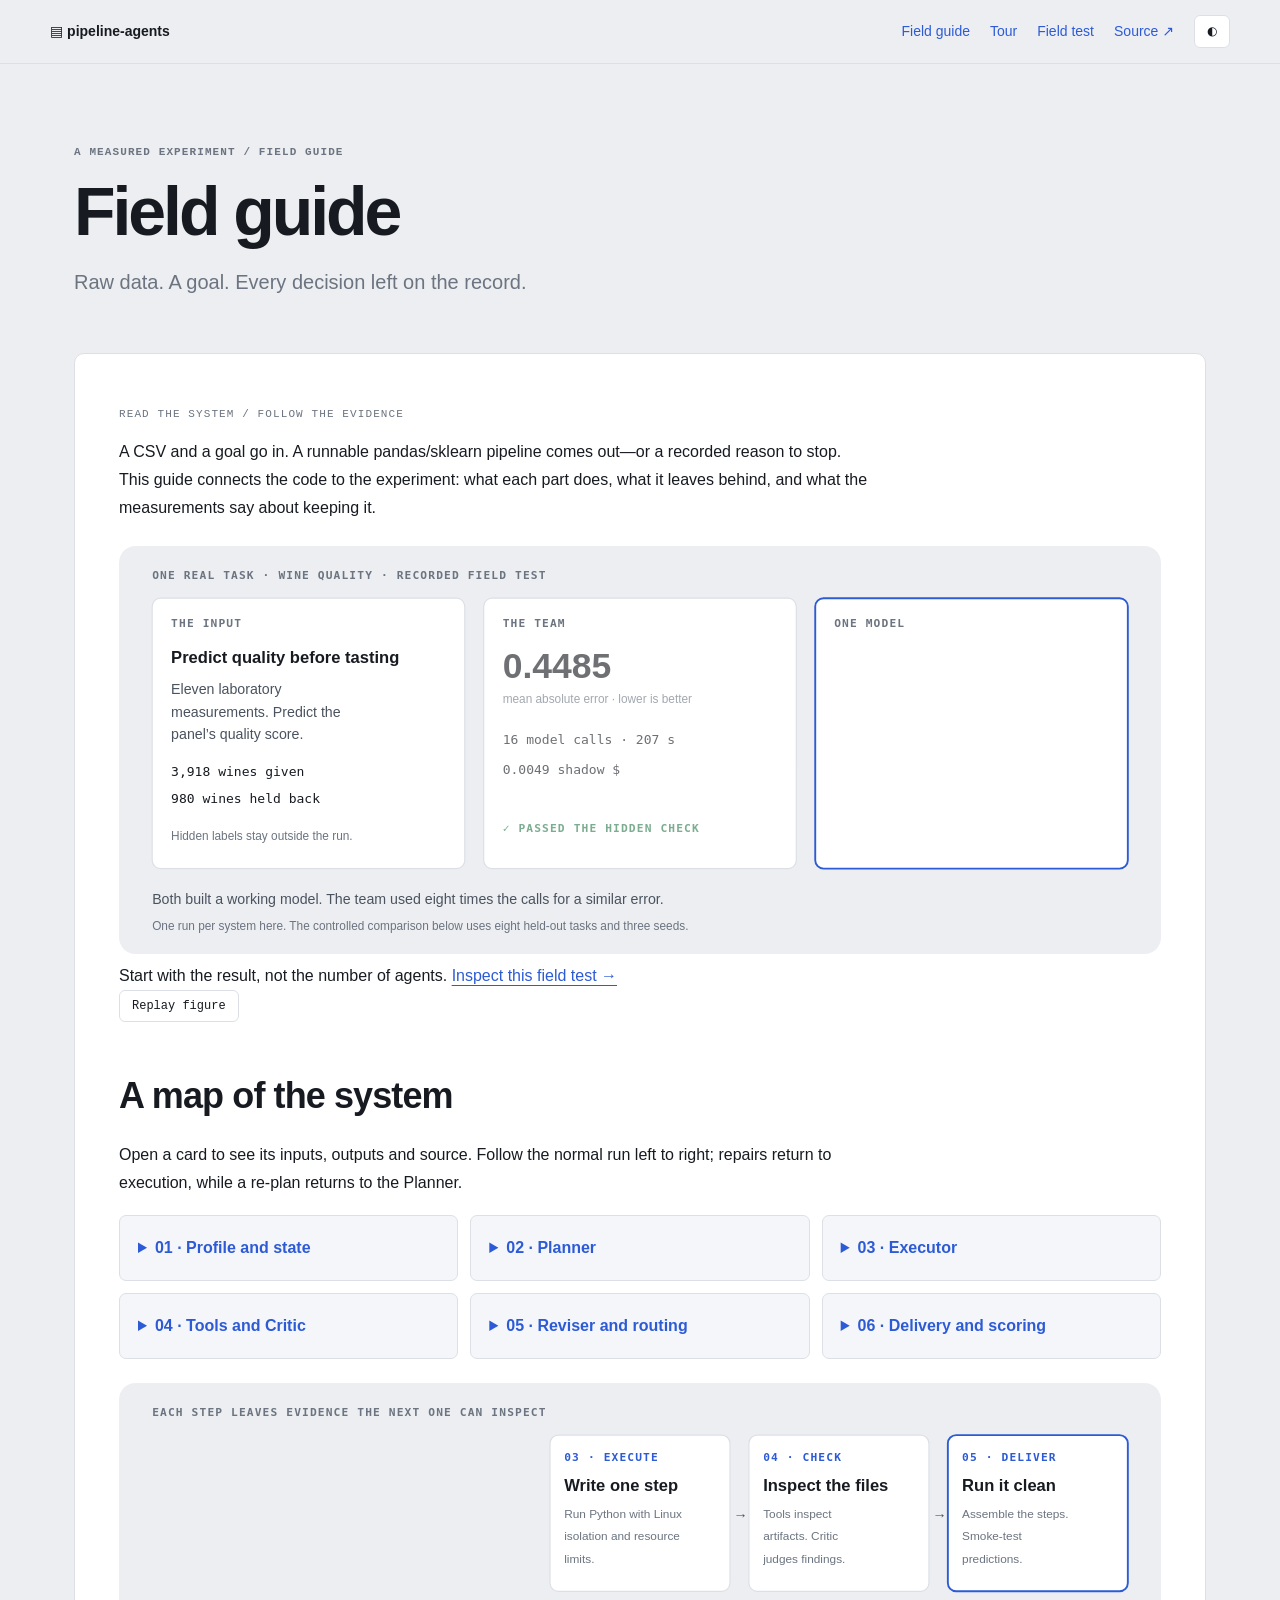
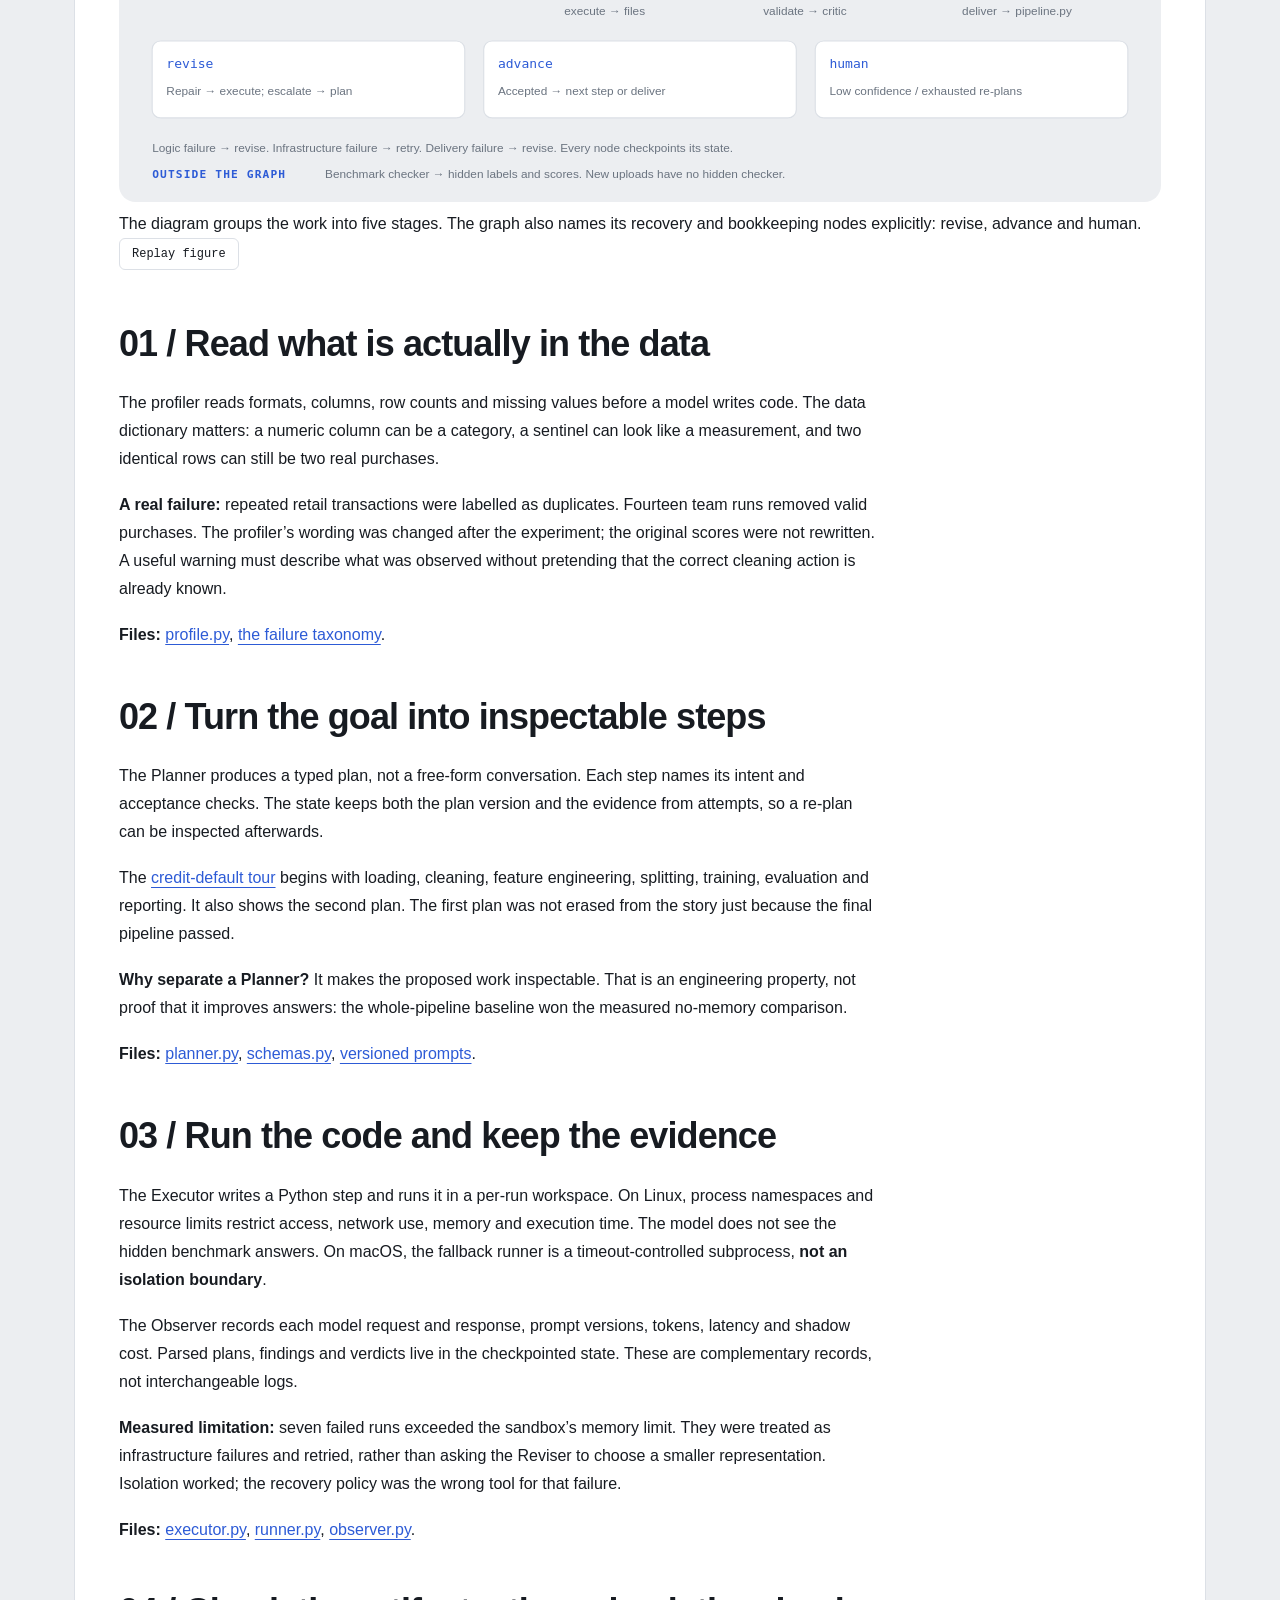
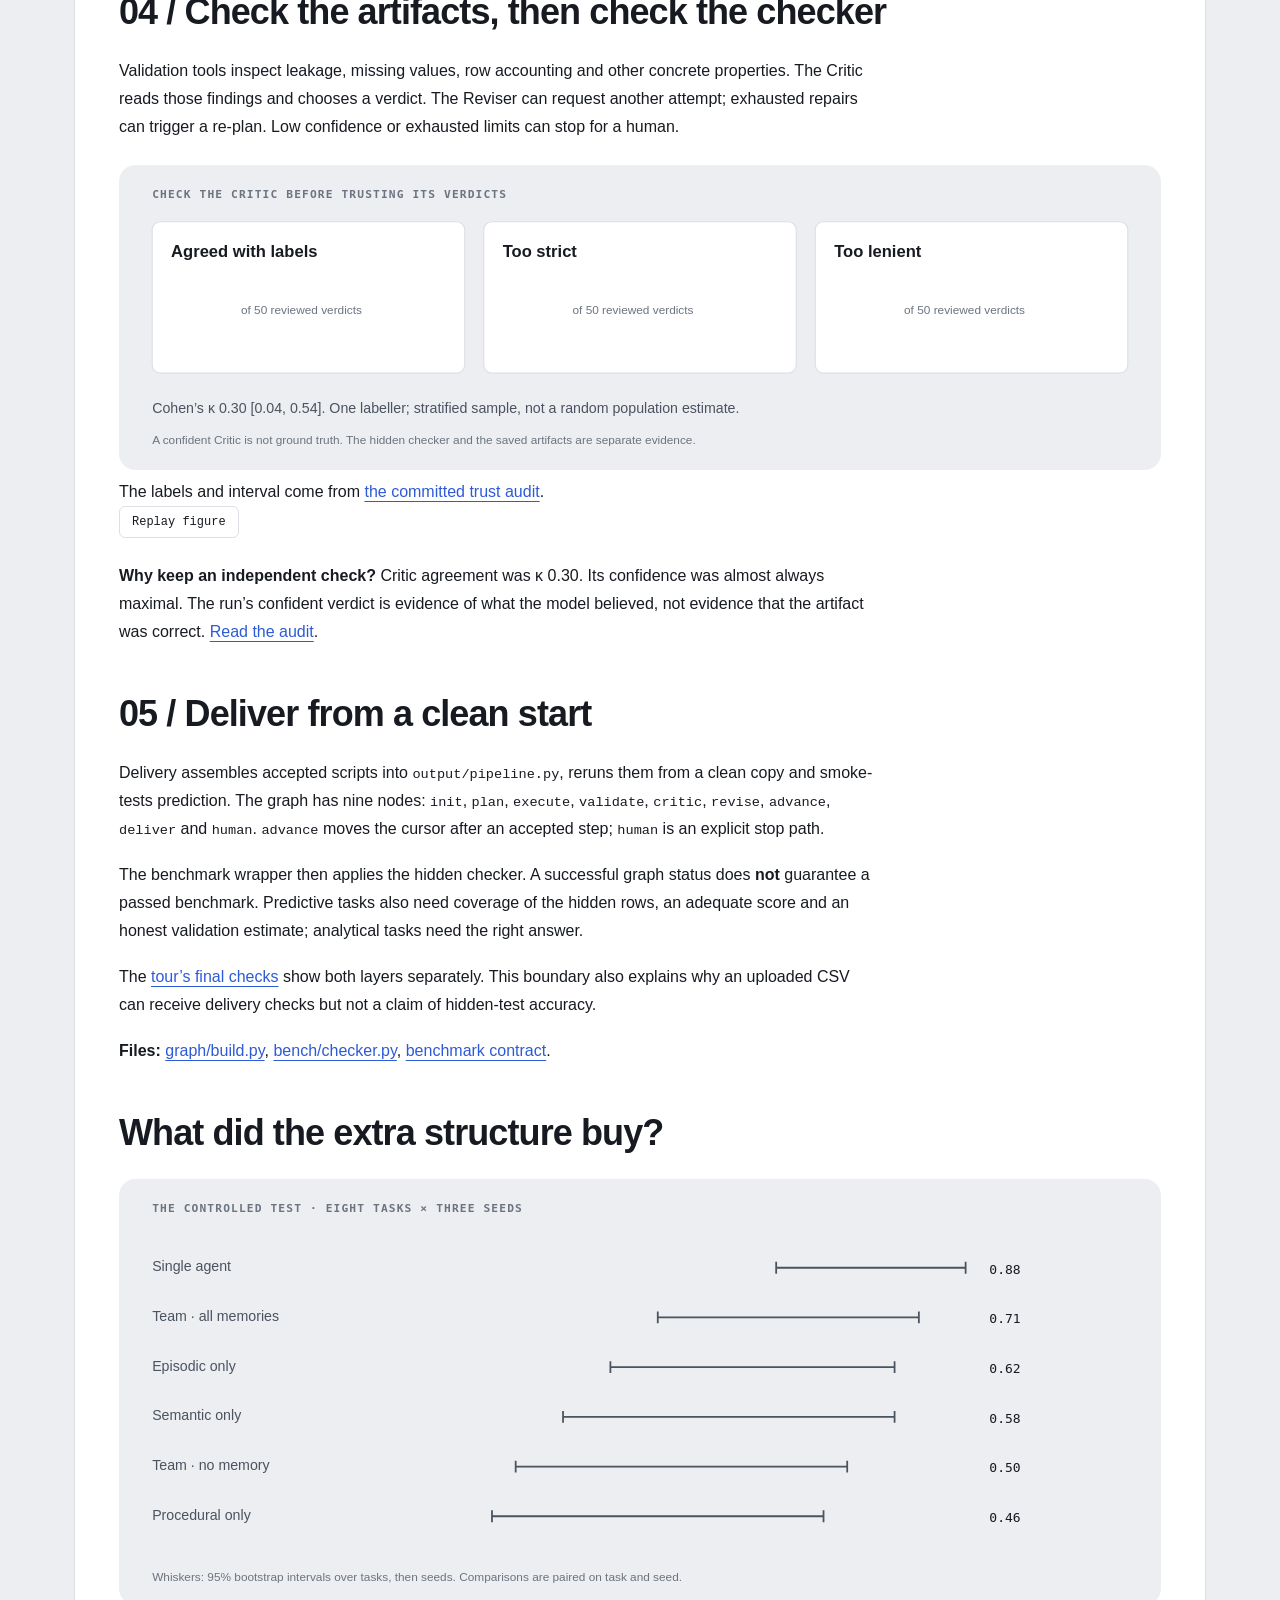
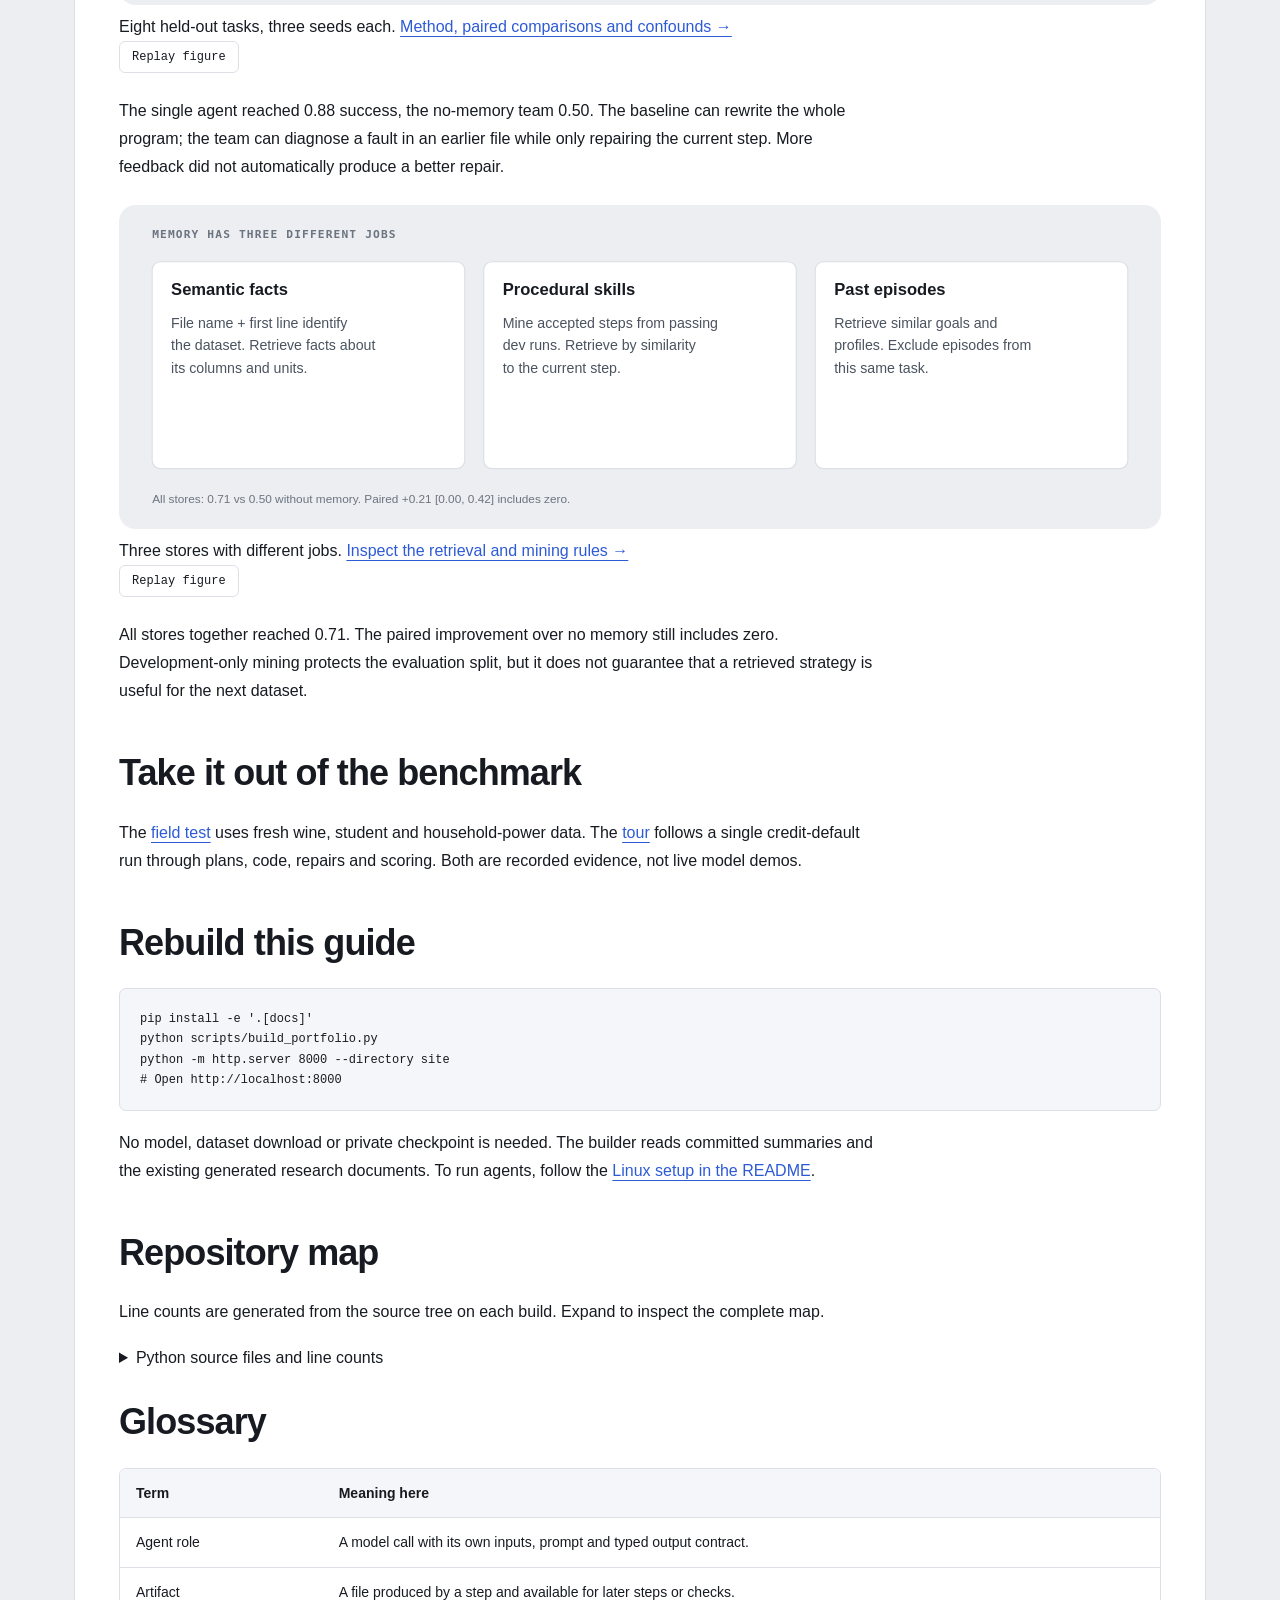
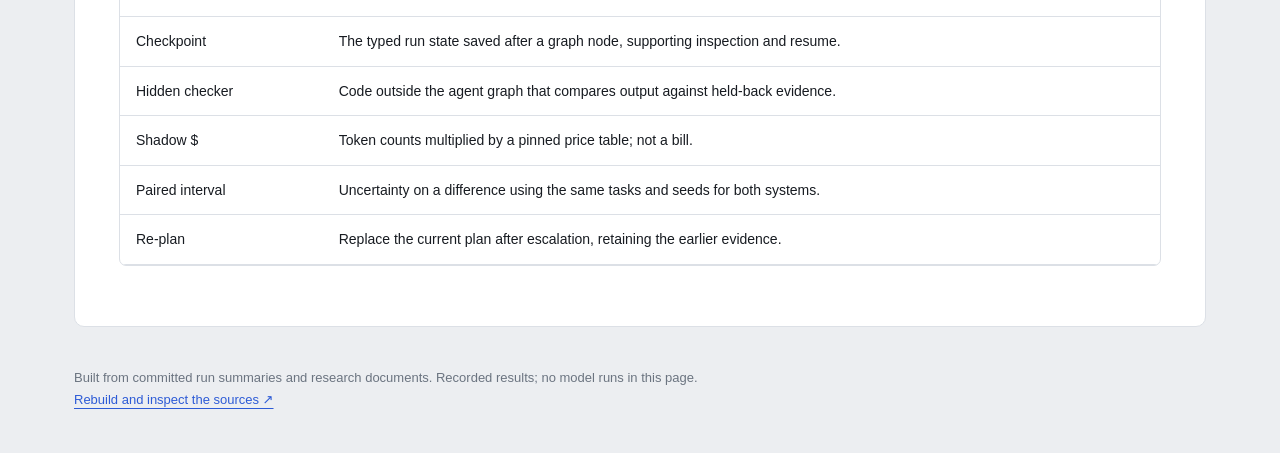
<file: site/index.html>
<!doctype html>
<html lang="en">
<head>
<meta charset="utf-8"><meta name="viewport" content="width=device-width,initial-scale=1">
<title>pipeline-agents · Field guide</title>
<meta name="description" content="A measured experiment in agents that build data pipelines. Real runs, checks, failures and comparisons.">
<link rel="icon" href="data:,">
<link rel="stylesheet" href="assets/style.css">
</head>
<body>
<nav><a class="brand" href="index.html">▤ pipeline-agents</a><div>
<a href="index.html">Field guide</a><a href="tour/">Tour</a>
<a href="field-test/">Field test</a><a href="https://github.com/mazenDDr/pipeline-agents">Source ↗</a>
<button id="theme" aria-label="Toggle color theme">◐</button></div></nav>
<main><header><p class="label">A MEASURED EXPERIMENT / FIELD GUIDE</p>
<h1>Field guide</h1><p class="lede">Raw data. A goal. Every decision left on the record.</p></header>
<article><p class="record">READ THE SYSTEM / FOLLOW THE EVIDENCE</p>

<p>A CSV and a goal go in. A runnable pandas/sklearn pipeline comes out—or a recorded reason to stop. This guide connects the code to the experiment: what each part does, what it leaves behind, and what the measurements say about keeping it.</p>
<figure><img src="assets/hero.svg" alt="Recorded wine-quality comparison: both systems pass, using 16 and 2 model calls."><figcaption>Start with the result, not the number of agents. <a href="field-test/">Inspect this field test →</a></figcaption></figure>

<h2 id="a-map-of-the-system">A map of the system</h2>
<p>Open a card to see its inputs, outputs and source. Follow the normal run left to right; repairs return to execution, while a re-plan returns to the Planner.</p>
<div class="map">
<details><summary>01 · Profile and state</summary><p>Reads the goal, data files and dictionary. Writes a dataset profile and typed <code>RunState</code>. <code>profile_dir</code> inspects the data; <code>init</code> retrieves memory.</p><a href="https://github.com/mazenDDr/pipeline-agents/blob/main/src/pipeline_agents/tools/profile.py">tools/profile.py ↗</a><br><a href="https://github.com/mazenDDr/pipeline-agents/blob/main/src/pipeline_agents/schemas.py">schemas.py ↗</a></details>
<details><summary>02 · Planner</summary><p>Reads the goal, profile and retrieved context. Writes an ordered <code>Plan</code>: each step has inputs, outputs and acceptance checks. A re-plan also sees the earlier plan and escalation reason.</p><a href="https://github.com/mazenDDr/pipeline-agents/blob/main/src/pipeline_agents/agents/roles.py">agents/roles.py ↗</a></details>
<details><summary>03 · Executor</summary><p>Reads one step, prior artifacts and retrieved skills. Writes Python, runs it, and records stdout, stderr and artifacts in a <code>StepAttempt</code>.</p><a href="https://github.com/mazenDDr/pipeline-agents/blob/main/src/pipeline_agents/agents/roles.py">agents/roles.py ↗</a><br><a href="https://github.com/mazenDDr/pipeline-agents/blob/main/src/pipeline_agents/sandbox/runner.py">sandbox/runner.py ↗</a></details>
<details><summary>04 · Tools and Critic</summary><p>Reads actual files, not just the Executor’s claims. Validators produce findings; the Critic returns an accept, revise or escalate <code>Verdict</code> with confidence.</p><a href="https://github.com/mazenDDr/pipeline-agents/blob/main/src/pipeline_agents/tools/validators.py">tools/validators.py ↗</a><br><a href="https://github.com/mazenDDr/pipeline-agents/blob/main/src/pipeline_agents/agents/roles.py">agents/roles.py ↗</a></details>
<details><summary>05 · Reviser and routing</summary><p>Reads the step, verdict and revision history. Writes repair instructions or an escalation. <code>build_graph</code> routes the result, limits loops and checkpoints every node to SQLite.</p><a href="https://github.com/mazenDDr/pipeline-agents/blob/main/src/pipeline_agents/agents/roles.py">agents/roles.py ↗</a><br><a href="https://github.com/mazenDDr/pipeline-agents/blob/main/src/pipeline_agents/graph/build.py">graph/build.py ↗</a></details>
<details><summary>06 · Delivery and scoring</summary><p>Assembles accepted scripts, reruns them cleanly and smoke-tests predictions. Only after the graph stops does the benchmark checker use hidden labels. App uploads have no hidden reference answer.</p><a href="https://github.com/mazenDDr/pipeline-agents/blob/main/src/pipeline_agents/graph/checks.py">graph/checks.py ↗</a><br><a href="https://github.com/mazenDDr/pipeline-agents/blob/main/src/pipeline_agents/bench/checker.py">bench/checker.py ↗</a></details>
</div>

<figure><img src="assets/pipeline.svg" alt="The agent loop, its saved artifacts, and the separate hidden checker."><figcaption>The diagram groups the work into five stages. The graph also names its recovery and bookkeeping nodes explicitly: revise, advance and human.</figcaption></figure>

<h2 id="profile">01 / Read what is actually in the data</h2>

<p>The profiler reads formats, columns, row counts and missing values before a model writes code. The data dictionary matters: a numeric column can be a category, a sentinel can look like a measurement, and two identical rows can still be two real purchases.</p>
<p><strong>A real failure:</strong> repeated retail transactions were labelled as duplicates. Fourteen team runs removed valid purchases. The profiler’s wording was changed after the experiment; the original scores were not rewritten. A useful warning must describe what was observed without pretending that the correct cleaning action is already known.</p>
<p><strong>Files:</strong> <a href="https://github.com/mazenDDr/pipeline-agents/blob/main/src/pipeline_agents/tools/profile.py">profile.py</a>, <a href="https://github.com/mazenDDr/pipeline-agents/blob/main/docs/failure_taxonomy.md">the failure taxonomy</a>.</p>
<h2 id="plan">02 / Turn the goal into inspectable steps</h2>

<p>The Planner produces a typed plan, not a free-form conversation. Each step names its intent and acceptance checks. The state keeps both the plan version and the evidence from attempts, so a re-plan can be inspected afterwards.</p>
<p>The <a href="tour/#the-plan">credit-default tour</a> begins with loading, cleaning, feature engineering, splitting, training, evaluation and reporting. It also shows the second plan. The first plan was not erased from the story just because the final pipeline passed.</p>
<p><strong>Why separate a Planner?</strong> It makes the proposed work inspectable. That is an engineering property, not proof that it improves answers: the whole-pipeline baseline won the measured no-memory comparison.</p>
<p><strong>Files:</strong> <a href="https://github.com/mazenDDr/pipeline-agents/blob/main/src/pipeline_agents/agents/roles.py">planner.py</a>, <a href="https://github.com/mazenDDr/pipeline-agents/blob/main/src/pipeline_agents/schemas.py">schemas.py</a>, <a href="https://github.com/mazenDDr/pipeline-agents/tree/main/prompts">versioned prompts</a>.</p>
<h2 id="execute">03 / Run the code and keep the evidence</h2>

<p>The Executor writes a Python step and runs it in a per-run workspace. On Linux, process namespaces and resource limits restrict access, network use, memory and execution time. The model does not see the hidden benchmark answers. On macOS, the fallback runner is a timeout-controlled subprocess, <strong>not an isolation boundary</strong>.</p>
<p>The Observer records each model request and response, prompt versions, tokens, latency and shadow cost. Parsed plans, findings and verdicts live in the checkpointed state. These are complementary records, not interchangeable logs.</p>
<p><strong>Measured limitation:</strong> seven failed runs exceeded the sandbox’s memory limit. They were treated as infrastructure failures and retried, rather than asking the Reviser to choose a smaller representation. Isolation worked; the recovery policy was the wrong tool for that failure.</p>
<p><strong>Files:</strong> <a href="https://github.com/mazenDDr/pipeline-agents/blob/main/src/pipeline_agents/agents/roles.py">executor.py</a>, <a href="https://github.com/mazenDDr/pipeline-agents/blob/main/src/pipeline_agents/sandbox/runner.py">runner.py</a>, <a href="https://github.com/mazenDDr/pipeline-agents/blob/main/src/pipeline_agents/harness/observer.py">observer.py</a>.</p>
<h2 id="check">04 / Check the artifacts, then check the checker</h2>

<p>Validation tools inspect leakage, missing values, row accounting and other concrete properties. The Critic reads those findings and chooses a verdict. The Reviser can request another attempt; exhausted repairs can trigger a re-plan. Low confidence or exhausted limits can stop for a human.</p>
<figure><img src="assets/trust.svg" alt="Reference-label audit of the Critic, including strict and lenient errors."><figcaption>The labels and interval come from <a href="https://github.com/mazenDDr/pipeline-agents/blob/main/outputs/trust/t10/scores.json">the committed trust audit</a>.</figcaption></figure>

<p><strong>Why keep an independent check?</strong> Critic agreement was κ 0.30. Its confidence was almost always maximal. The run’s confident verdict is evidence of what the model believed, not evidence that the artifact was correct. <a href="https://github.com/mazenDDr/pipeline-agents/blob/main/docs/trust.md">Read the audit</a>.</p>
<h2 id="deliver">05 / Deliver from a clean start</h2>

<p>Delivery assembles accepted scripts into <code>output/pipeline.py</code>, reruns them from a clean copy and smoke-tests prediction. The graph has nine nodes: <code>init</code>, <code>plan</code>, <code>execute</code>, <code>validate</code>, <code>critic</code>, <code>revise</code>, <code>advance</code>, <code>deliver</code> and <code>human</code>. <code>advance</code> moves the cursor after an accepted step; <code>human</code> is an explicit stop path.</p>
<p>The benchmark wrapper then applies the hidden checker. A successful graph status does <strong>not</strong> guarantee a passed benchmark. Predictive tasks also need coverage of the hidden rows, an adequate score and an honest validation estimate; analytical tasks need the right answer.</p>
<p>The <a href="tour/#what-the-hidden-checker-found">tour’s final checks</a> show both layers separately. This boundary also explains why an uploaded CSV can receive delivery checks but not a claim of hidden-test accuracy.</p>
<p><strong>Files:</strong> <a href="https://github.com/mazenDDr/pipeline-agents/blob/main/src/pipeline_agents/graph/build.py">graph/build.py</a>, <a href="https://github.com/mazenDDr/pipeline-agents/blob/main/src/pipeline_agents/bench/checker.py">bench/checker.py</a>, <a href="https://github.com/mazenDDr/pipeline-agents/blob/main/docs/benchmark.md">benchmark contract</a>.</p>
<h2 id="what-did-the-extra-structure-buy">What did the extra structure buy?</h2>
<figure><img src="assets/results.svg" alt="Six configurations compared on held-out tasks, with bootstrap intervals."><figcaption>Eight held-out tasks, three seeds each. <a href="https://github.com/mazenDDr/pipeline-agents/blob/main/docs/ablations.md">Method, paired comparisons and confounds →</a></figcaption></figure>

<p>The single agent reached 0.88 success, the no-memory team 0.50. The baseline can rewrite the whole program; the team can diagnose a fault in an earlier file while only repairing the current step. More feedback did not automatically produce a better repair.</p>
<figure><img src="assets/memory.svg" alt="Semantic, procedural and episodic memory retrieval routes."><figcaption>Three stores with different jobs. <a href="https://github.com/mazenDDr/pipeline-agents/blob/main/src/pipeline_agents/memory/system.py">Inspect the retrieval and mining rules →</a></figcaption></figure>

<p>All stores together reached 0.71. The paired improvement over no memory still includes zero. Development-only mining protects the evaluation split, but it does not guarantee that a retrieved strategy is useful for the next dataset.</p>
<h2 id="take-it-out-of-the-benchmark">Take it out of the benchmark</h2>
<p>The <a href="field-test/">field test</a> uses fresh wine, student and household-power data. The <a href="tour/">tour</a> follows a single credit-default run through plans, code, repairs and scoring. Both are recorded evidence, not live model demos.</p>
<h2 id="rebuild-this-guide">Rebuild this guide</h2>
<pre><code class="language-bash">pip install -e '.[docs]'
python scripts/build_portfolio.py
python -m http.server 8000 --directory site
# Open http://localhost:8000
</code></pre>
<p>No model, dataset download or private checkpoint is needed. The builder reads committed summaries and the existing generated research documents. To run agents, follow the <a href="https://github.com/mazenDDr/pipeline-agents#run-it-yourself">Linux setup in the README</a>.</p>
<h2 id="repository-map">Repository map</h2>
<p>Line counts are generated from the source tree on each build. Expand to inspect the complete map.</p>
<details><summary>Python source files and line counts</summary>
<div class="table-wrap"><div class="table-wrap"><table><thead><tr><th>File</th><th>Lines</th></tr></thead><tbody>
<tr><td><a href="https://github.com/mazenDDr/pipeline-agents/blob/main/src/pipeline_agents/agents/baseline.py">src/pipeline_agents/agents/baseline.py</a></td><td>152</td></tr>
<tr><td><a href="https://github.com/mazenDDr/pipeline-agents/blob/main/src/pipeline_agents/agents/common.py">src/pipeline_agents/agents/common.py</a></td><td>121</td></tr>
<tr><td><a href="https://github.com/mazenDDr/pipeline-agents/blob/main/src/pipeline_agents/agents/roles.py">src/pipeline_agents/agents/roles.py</a></td><td>168</td></tr>
<tr><td><a href="https://github.com/mazenDDr/pipeline-agents/blob/main/src/pipeline_agents/analysis/failures.py">src/pipeline_agents/analysis/failures.py</a></td><td>157</td></tr>
<tr><td><a href="https://github.com/mazenDDr/pipeline-agents/blob/main/src/pipeline_agents/app/streamlit_app.py">src/pipeline_agents/app/streamlit_app.py</a></td><td>311</td></tr>
<tr><td><a href="https://github.com/mazenDDr/pipeline-agents/blob/main/src/pipeline_agents/app/user_run.py">src/pipeline_agents/app/user_run.py</a></td><td>245</td></tr>
<tr><td><a href="https://github.com/mazenDDr/pipeline-agents/blob/main/src/pipeline_agents/bench/build.py">src/pipeline_agents/bench/build.py</a></td><td>71</td></tr>
<tr><td><a href="https://github.com/mazenDDr/pipeline-agents/blob/main/src/pipeline_agents/bench/checker.py">src/pipeline_agents/bench/checker.py</a></td><td>201</td></tr>
<tr><td><a href="https://github.com/mazenDDr/pipeline-agents/blob/main/src/pipeline_agents/bench/families/adult.py">src/pipeline_agents/bench/families/adult.py</a></td><td>182</td></tr>
<tr><td><a href="https://github.com/mazenDDr/pipeline-agents/blob/main/src/pipeline_agents/bench/families/air.py">src/pipeline_agents/bench/families/air.py</a></td><td>207</td></tr>
<tr><td><a href="https://github.com/mazenDDr/pipeline-agents/blob/main/src/pipeline_agents/bench/families/bank.py">src/pipeline_agents/bench/families/bank.py</a></td><td>186</td></tr>
<tr><td><a href="https://github.com/mazenDDr/pipeline-agents/blob/main/src/pipeline_agents/bench/families/bike.py">src/pipeline_agents/bench/families/bike.py</a></td><td>148</td></tr>
<tr><td><a href="https://github.com/mazenDDr/pipeline-agents/blob/main/src/pipeline_agents/bench/families/credit.py">src/pipeline_agents/bench/families/credit.py</a></td><td>154</td></tr>
<tr><td><a href="https://github.com/mazenDDr/pipeline-agents/blob/main/src/pipeline_agents/bench/families/diabetes.py">src/pipeline_agents/bench/families/diabetes.py</a></td><td>169</td></tr>
<tr><td><a href="https://github.com/mazenDDr/pipeline-agents/blob/main/src/pipeline_agents/bench/families/retail.py">src/pipeline_agents/bench/families/retail.py</a></td><td>197</td></tr>
<tr><td><a href="https://github.com/mazenDDr/pipeline-agents/blob/main/src/pipeline_agents/bench/field.py">src/pipeline_agents/bench/field.py</a></td><td>265</td></tr>
<tr><td><a href="https://github.com/mazenDDr/pipeline-agents/blob/main/src/pipeline_agents/bench/grid.py">src/pipeline_agents/bench/grid.py</a></td><td>179</td></tr>
<tr><td><a href="https://github.com/mazenDDr/pipeline-agents/blob/main/src/pipeline_agents/bench/run.py">src/pipeline_agents/bench/run.py</a></td><td>163</td></tr>
<tr><td><a href="https://github.com/mazenDDr/pipeline-agents/blob/main/src/pipeline_agents/bench/spec.py">src/pipeline_agents/bench/spec.py</a></td><td>75</td></tr>
<tr><td><a href="https://github.com/mazenDDr/pipeline-agents/blob/main/src/pipeline_agents/config.py">src/pipeline_agents/config.py</a></td><td>103</td></tr>
<tr><td><a href="https://github.com/mazenDDr/pipeline-agents/blob/main/src/pipeline_agents/eval/critic_audit.py">src/pipeline_agents/eval/critic_audit.py</a></td><td>217</td></tr>
<tr><td><a href="https://github.com/mazenDDr/pipeline-agents/blob/main/src/pipeline_agents/eval/report.py">src/pipeline_agents/eval/report.py</a></td><td>168</td></tr>
<tr><td><a href="https://github.com/mazenDDr/pipeline-agents/blob/main/src/pipeline_agents/eval/stats.py">src/pipeline_agents/eval/stats.py</a></td><td>52</td></tr>
<tr><td><a href="https://github.com/mazenDDr/pipeline-agents/blob/main/src/pipeline_agents/graph/build.py">src/pipeline_agents/graph/build.py</a></td><td>396</td></tr>
<tr><td><a href="https://github.com/mazenDDr/pipeline-agents/blob/main/src/pipeline_agents/graph/checks.py">src/pipeline_agents/graph/checks.py</a></td><td>371</td></tr>
<tr><td><a href="https://github.com/mazenDDr/pipeline-agents/blob/main/src/pipeline_agents/harness/budget.py">src/pipeline_agents/harness/budget.py</a></td><td>55</td></tr>
<tr><td><a href="https://github.com/mazenDDr/pipeline-agents/blob/main/src/pipeline_agents/harness/client.py">src/pipeline_agents/harness/client.py</a></td><td>122</td></tr>
<tr><td><a href="https://github.com/mazenDDr/pipeline-agents/blob/main/src/pipeline_agents/harness/observer.py">src/pipeline_agents/harness/observer.py</a></td><td>124</td></tr>
<tr><td><a href="https://github.com/mazenDDr/pipeline-agents/blob/main/src/pipeline_agents/harness/registry.py">src/pipeline_agents/harness/registry.py</a></td><td>89</td></tr>
<tr><td><a href="https://github.com/mazenDDr/pipeline-agents/blob/main/src/pipeline_agents/harness/render.py">src/pipeline_agents/harness/render.py</a></td><td>46</td></tr>
<tr><td><a href="https://github.com/mazenDDr/pipeline-agents/blob/main/src/pipeline_agents/memory/store.py">src/pipeline_agents/memory/store.py</a></td><td>118</td></tr>
<tr><td><a href="https://github.com/mazenDDr/pipeline-agents/blob/main/src/pipeline_agents/memory/system.py">src/pipeline_agents/memory/system.py</a></td><td>275</td></tr>
<tr><td><a href="https://github.com/mazenDDr/pipeline-agents/blob/main/src/pipeline_agents/probe/code_tasks.py">src/pipeline_agents/probe/code_tasks.py</a></td><td>778</td></tr>
<tr><td><a href="https://github.com/mazenDDr/pipeline-agents/blob/main/src/pipeline_agents/probe/plan_tasks.py">src/pipeline_agents/probe/plan_tasks.py</a></td><td>181</td></tr>
<tr><td><a href="https://github.com/mazenDDr/pipeline-agents/blob/main/src/pipeline_agents/probe/report.py">src/pipeline_agents/probe/report.py</a></td><td>143</td></tr>
<tr><td><a href="https://github.com/mazenDDr/pipeline-agents/blob/main/src/pipeline_agents/probe/rescore.py">src/pipeline_agents/probe/rescore.py</a></td><td>75</td></tr>
<tr><td><a href="https://github.com/mazenDDr/pipeline-agents/blob/main/src/pipeline_agents/probe/run.py">src/pipeline_agents/probe/run.py</a></td><td>449</td></tr>
<tr><td><a href="https://github.com/mazenDDr/pipeline-agents/blob/main/src/pipeline_agents/probe/sandbox.py">src/pipeline_agents/probe/sandbox.py</a></td><td>40</td></tr>
<tr><td><a href="https://github.com/mazenDDr/pipeline-agents/blob/main/src/pipeline_agents/sandbox/runner.py">src/pipeline_agents/sandbox/runner.py</a></td><td>292</td></tr>
<tr><td><a href="https://github.com/mazenDDr/pipeline-agents/blob/main/src/pipeline_agents/schemas.py">src/pipeline_agents/schemas.py</a></td><td>171</td></tr>
<tr><td><a href="https://github.com/mazenDDr/pipeline-agents/blob/main/src/pipeline_agents/tools/profile.py">src/pipeline_agents/tools/profile.py</a></td><td>262</td></tr>
<tr><td><a href="https://github.com/mazenDDr/pipeline-agents/blob/main/src/pipeline_agents/tools/validators.py">src/pipeline_agents/tools/validators.py</a></td><td>317</td></tr>
</tbody></table></div></div></details>

<h2 id="glossary">Glossary</h2>
<div class="table-wrap"><table>
<thead>
<tr>
<th>Term</th>
<th>Meaning here</th>
</tr>
</thead>
<tbody>
<tr>
<td>Agent role</td>
<td>A model call with its own inputs, prompt and typed output contract.</td>
</tr>
<tr>
<td>Artifact</td>
<td>A file produced by a step and available for later steps or checks.</td>
</tr>
<tr>
<td>Checkpoint</td>
<td>The typed run state saved after a graph node, supporting inspection and resume.</td>
</tr>
<tr>
<td>Hidden checker</td>
<td>Code outside the agent graph that compares output against held-back evidence.</td>
</tr>
<tr>
<td>Shadow $</td>
<td>Token counts multiplied by a pinned price table; not a bill.</td>
</tr>
<tr>
<td>Paired interval</td>
<td>Uncertainty on a difference using the same tasks and seeds for both systems.</td>
</tr>
<tr>
<td>Re-plan</td>
<td>Replace the current plan after escalation, retaining the earlier evidence.</td>
</tr>
</tbody>
</table></div></article>
<footer>Built from committed run summaries and research documents. Recorded results; no model runs in this page.
<a href="https://github.com/mazenDDr/pipeline-agents/blob/main/scripts/build_portfolio.py">Rebuild and inspect the sources ↗</a></footer>
</main><script src="assets/site.js"></script>
</body></html>
</file>
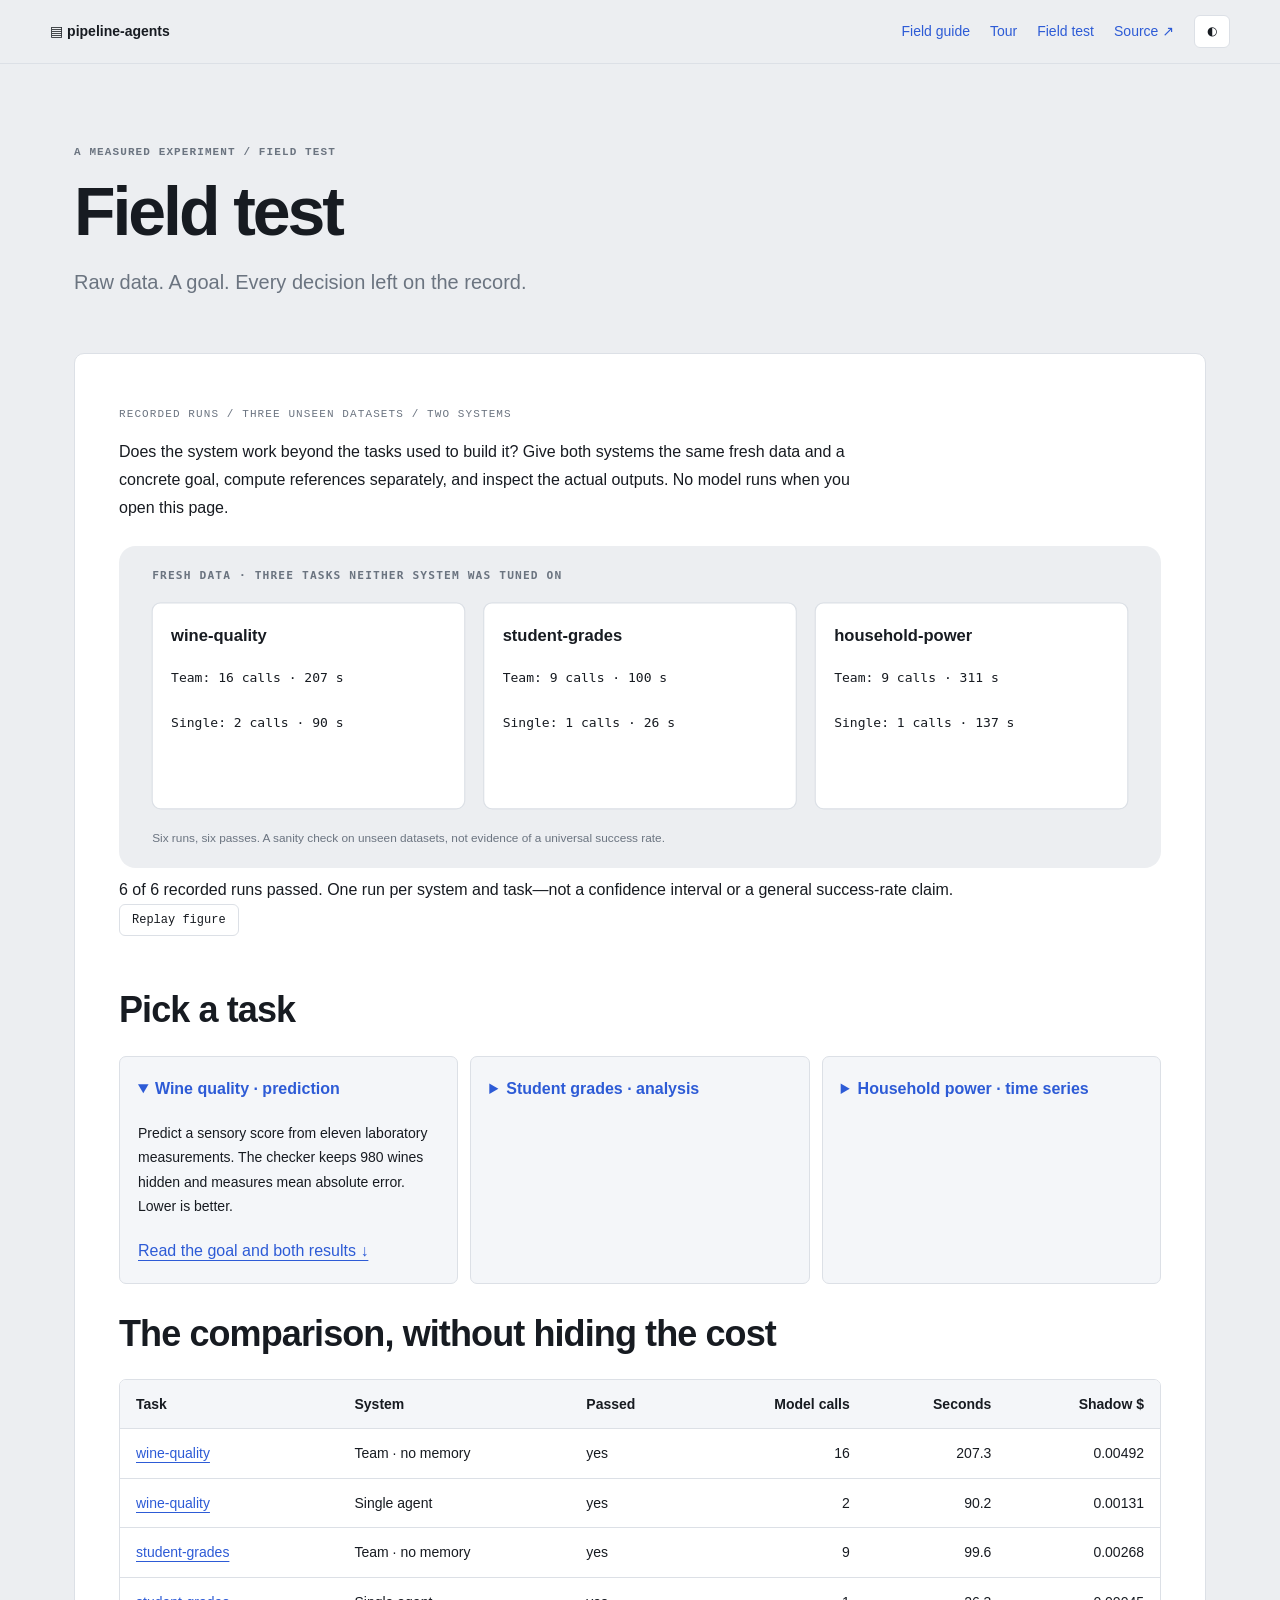
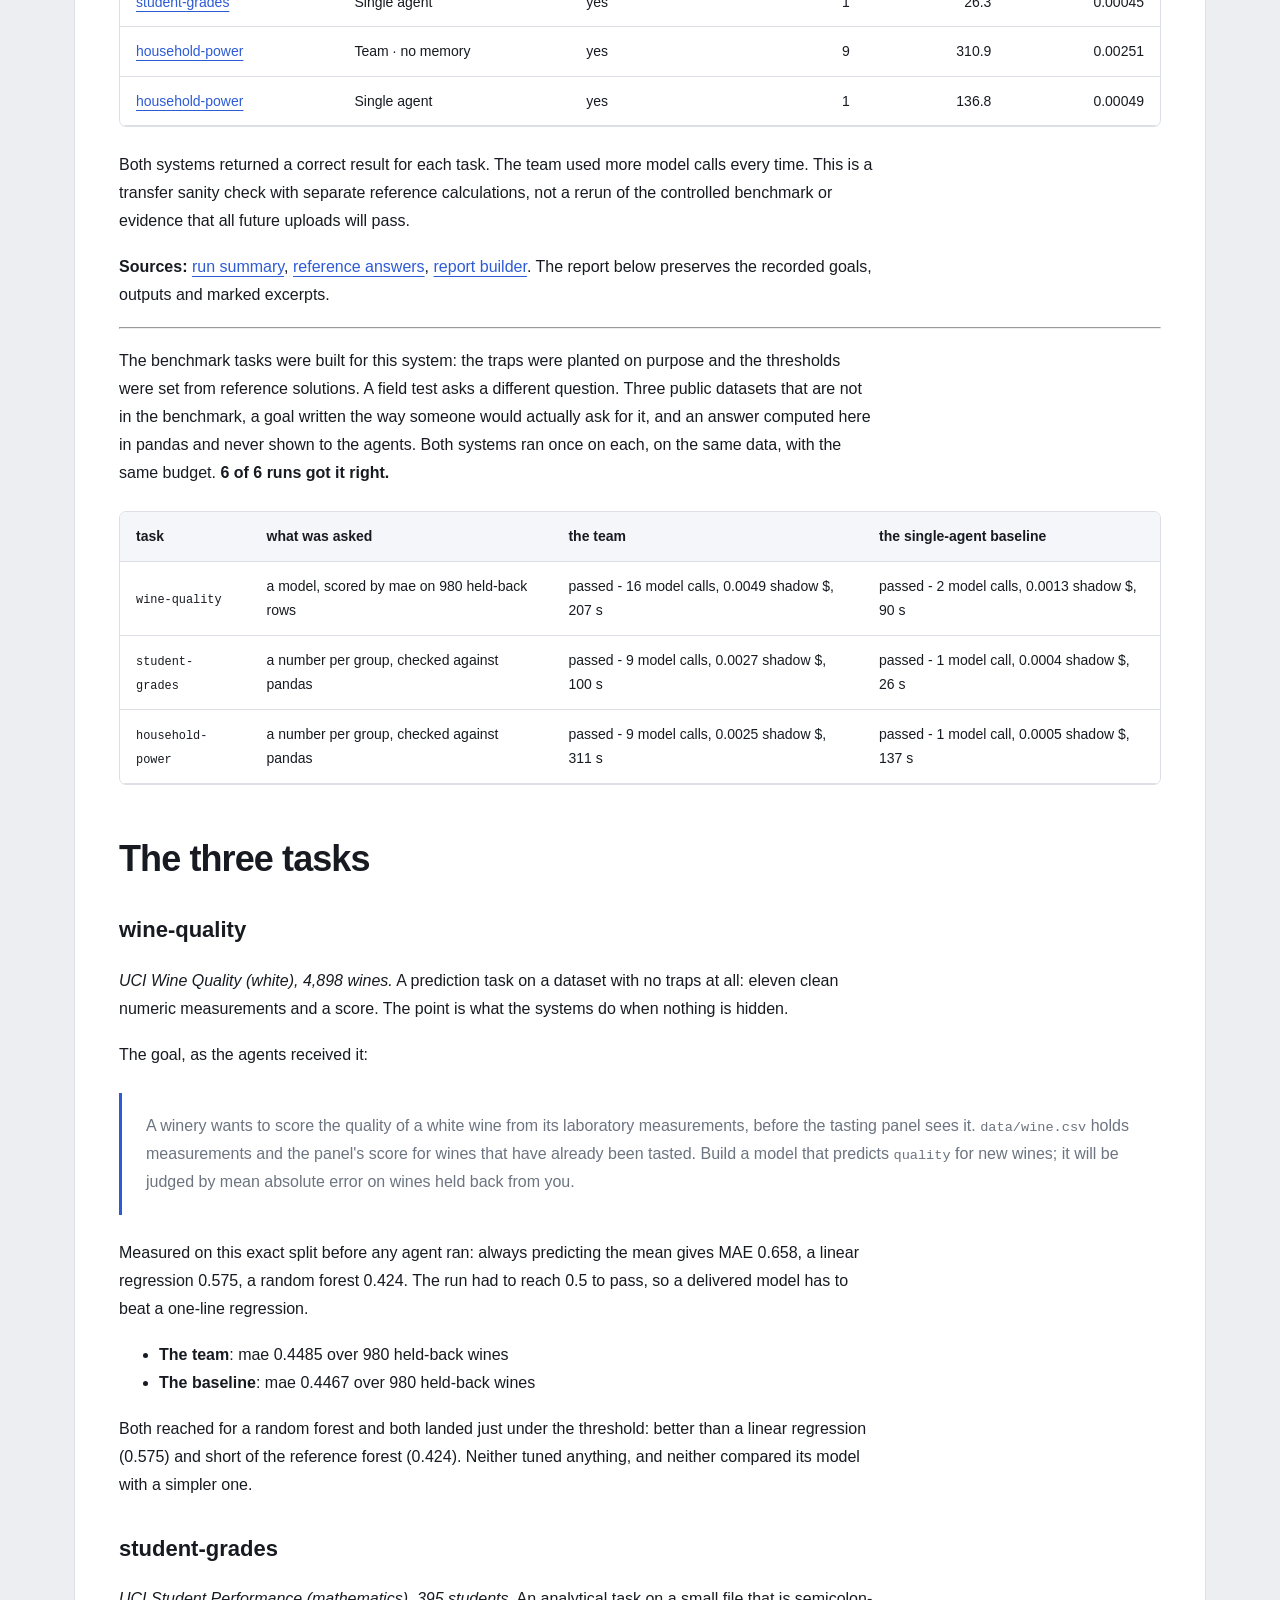
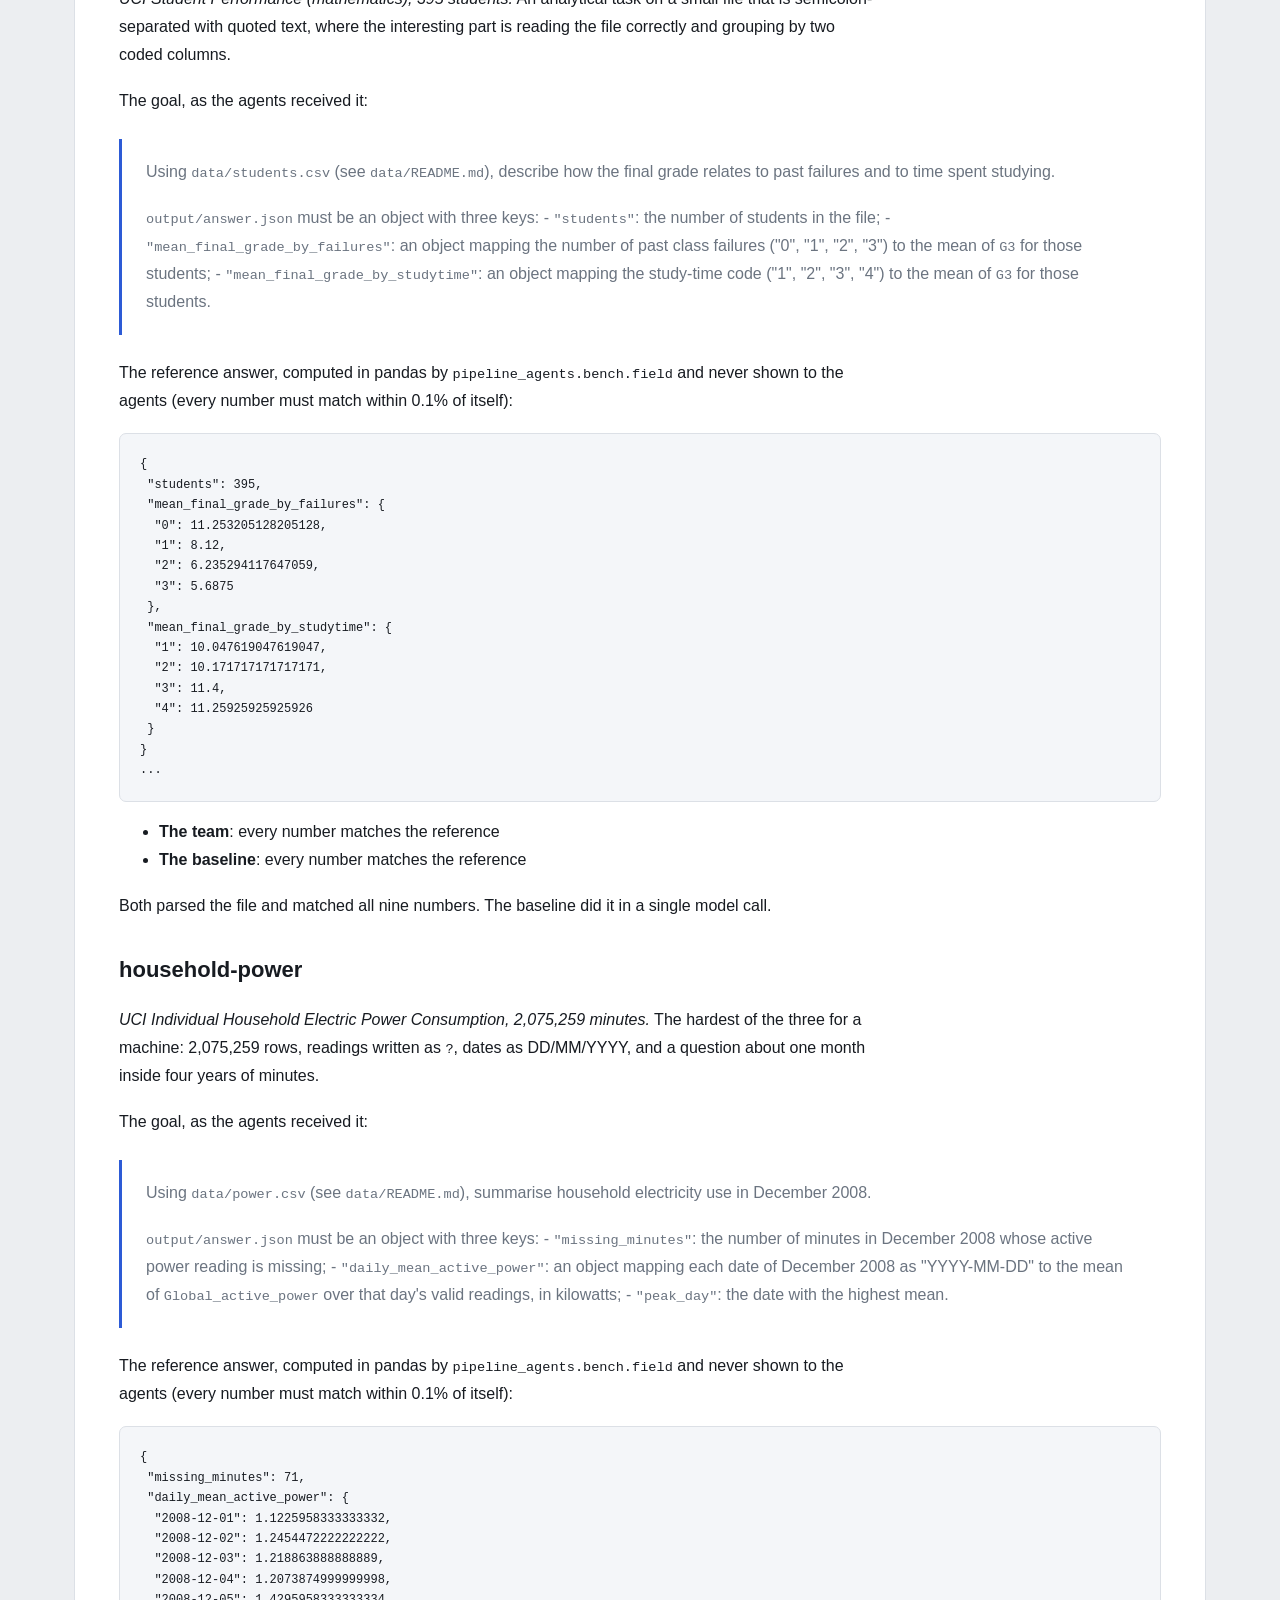
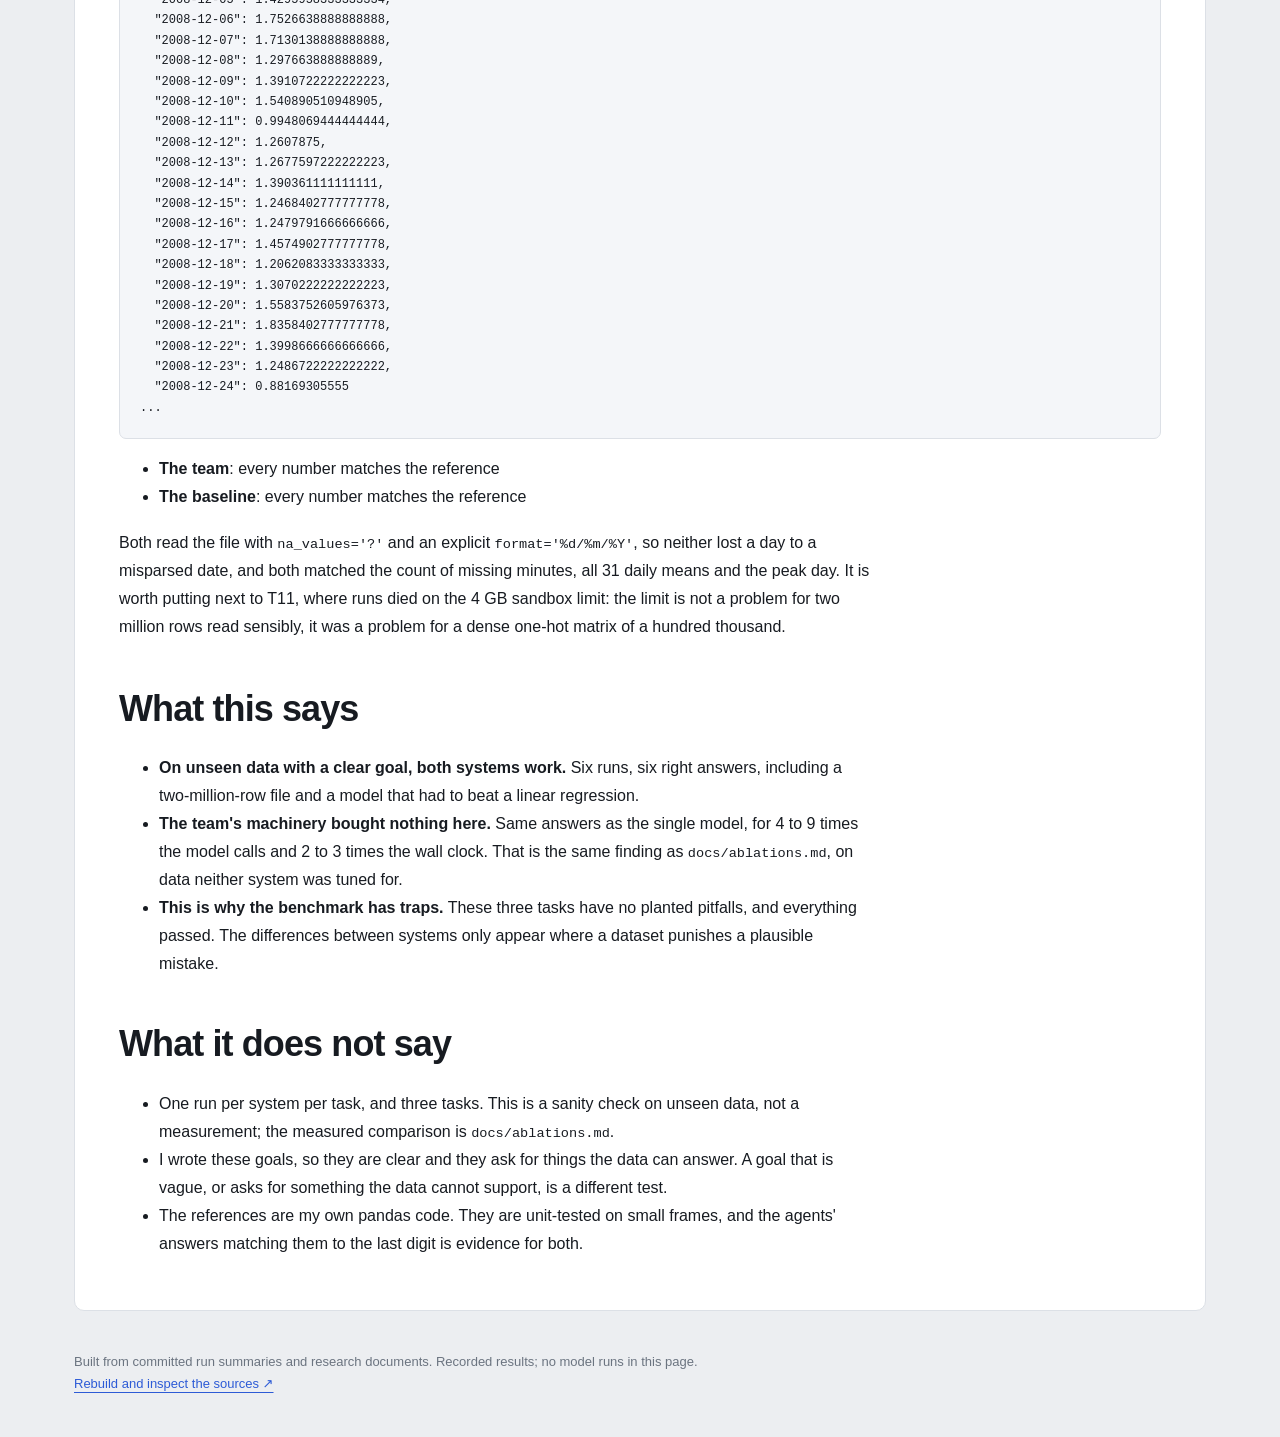
<file: site/field-test/index.html>
<!doctype html>
<html lang="en">
<head>
<meta charset="utf-8"><meta name="viewport" content="width=device-width,initial-scale=1">
<title>pipeline-agents · Field test</title>
<meta name="description" content="A measured experiment in agents that build data pipelines. Real runs, checks, failures and comparisons.">
<link rel="icon" href="data:,">
<link rel="stylesheet" href="../assets/style.css">
</head>
<body>
<nav><a class="brand" href="../index.html">▤ pipeline-agents</a><div>
<a href="../index.html">Field guide</a><a href="../tour/">Tour</a>
<a href="../field-test/">Field test</a><a href="https://github.com/mazenDDr/pipeline-agents">Source ↗</a>
<button id="theme" aria-label="Toggle color theme">◐</button></div></nav>
<main><header><p class="label">A MEASURED EXPERIMENT / FIELD TEST</p>
<h1>Field test</h1><p class="lede">Raw data. A goal. Every decision left on the record.</p></header>
<article><p class="record">RECORDED RUNS / THREE UNSEEN DATASETS / TWO SYSTEMS</p>

<p>Does the system work beyond the tasks used to build it? Give both systems the same fresh data and a concrete goal, compute references separately, and inspect the actual outputs. No model runs when you open this page.</p>
<figure><img src="../assets/field.svg" alt="Calls and wall time for both systems across three fresh datasets."><figcaption>6 of 6 recorded runs passed. One run per system and task—not a confidence interval or a general success-rate claim.</figcaption></figure>

<h2 id="pick-a-task">Pick a task</h2>
<div class="map">
<details open><summary>Wine quality · prediction</summary><p>Predict a sensory score from eleven laboratory measurements. The checker keeps 980 wines hidden and measures mean absolute error. Lower is better.</p><a href="#wine-quality">Read the goal and both results ↓</a></details>
<details><summary>Student grades · analysis</summary><p>Read a semicolon-separated table. Report student count and final-grade means grouped by prior failures and study time. Compare the returned JSON with the reference.</p><a href="#student-grades">Read the goal and both answers ↓</a></details>
<details><summary>Household power · time series</summary><p>Find December 2008 inside two million minute readings. Parse day-first dates and missing-value markers, then calculate daily means and the peak day.</p><a href="#household-power">Read the goal and both answers ↓</a></details>
</div>

<h2 id="the-comparison-without-hiding-the-cost">The comparison, without hiding the cost</h2>
<div class="table-wrap"><table>
<thead>
<tr>
<th>Task</th>
<th>System</th>
<th>Passed</th>
<th style="text-align: right;">Model calls</th>
<th style="text-align: right;">Seconds</th>
<th style="text-align: right;">Shadow $</th>
</tr>
</thead>
<tbody>
<tr>
<td><a href="#wine-quality">wine-quality</a></td>
<td>Team · no memory</td>
<td>yes</td>
<td style="text-align: right;">16</td>
<td style="text-align: right;">207.3</td>
<td style="text-align: right;">0.00492</td>
</tr>
<tr>
<td><a href="#wine-quality">wine-quality</a></td>
<td>Single agent</td>
<td>yes</td>
<td style="text-align: right;">2</td>
<td style="text-align: right;">90.2</td>
<td style="text-align: right;">0.00131</td>
</tr>
<tr>
<td><a href="#student-grades">student-grades</a></td>
<td>Team · no memory</td>
<td>yes</td>
<td style="text-align: right;">9</td>
<td style="text-align: right;">99.6</td>
<td style="text-align: right;">0.00268</td>
</tr>
<tr>
<td><a href="#student-grades">student-grades</a></td>
<td>Single agent</td>
<td>yes</td>
<td style="text-align: right;">1</td>
<td style="text-align: right;">26.3</td>
<td style="text-align: right;">0.00045</td>
</tr>
<tr>
<td><a href="#household-power">household-power</a></td>
<td>Team · no memory</td>
<td>yes</td>
<td style="text-align: right;">9</td>
<td style="text-align: right;">310.9</td>
<td style="text-align: right;">0.00251</td>
</tr>
<tr>
<td><a href="#household-power">household-power</a></td>
<td>Single agent</td>
<td>yes</td>
<td style="text-align: right;">1</td>
<td style="text-align: right;">136.8</td>
<td style="text-align: right;">0.00049</td>
</tr>
</tbody>
</table></div>
<p>Both systems returned a correct result for each task. The team used more model calls every time. This is a transfer sanity check with separate reference calculations, not a rerun of the controlled benchmark or evidence that all future uploads will pass.</p>
<p><strong>Sources:</strong> <a href="https://github.com/mazenDDr/pipeline-agents/blob/main/outputs/field/summary.json">run summary</a>, <a href="https://github.com/mazenDDr/pipeline-agents/blob/main/outputs/field/reference.json">reference answers</a>, <a href="https://github.com/mazenDDr/pipeline-agents/blob/main/scripts/build_field_doc.py">report builder</a>. The report below preserves the recorded goals, outputs and marked excerpts.</p>
<hr />
<p>The benchmark tasks were built for this system: the traps were planted on purpose and the thresholds were set from reference solutions. A field test asks a different question. Three public datasets that are not in the benchmark, a goal written the way someone would actually ask for it, and an answer computed here in pandas and never shown to the agents. Both systems ran once on each, on the same data, with the same budget. <strong>6 of 6 runs got it right.</strong></p>
<div class="table-wrap"><table>
<thead>
<tr>
<th>task</th>
<th>what was asked</th>
<th>the team</th>
<th>the single-agent baseline</th>
</tr>
</thead>
<tbody>
<tr>
<td><code>wine-quality</code></td>
<td>a model, scored by mae on 980 held-back rows</td>
<td>passed - 16 model calls, 0.0049 shadow $, 207 s</td>
<td>passed - 2 model calls, 0.0013 shadow $, 90 s</td>
</tr>
<tr>
<td><code>student-grades</code></td>
<td>a number per group, checked against pandas</td>
<td>passed - 9 model calls, 0.0027 shadow $, 100 s</td>
<td>passed - 1 model call, 0.0004 shadow $, 26 s</td>
</tr>
<tr>
<td><code>household-power</code></td>
<td>a number per group, checked against pandas</td>
<td>passed - 9 model calls, 0.0025 shadow $, 311 s</td>
<td>passed - 1 model call, 0.0005 shadow $, 137 s</td>
</tr>
</tbody>
</table></div>
<h2 id="the-three-tasks">The three tasks</h2>
<h3 id="wine-quality">wine-quality</h3>
<p><em>UCI Wine Quality (white), 4,898 wines.</em> A prediction task on a dataset with no traps at all: eleven clean numeric measurements and a score. The point is what the systems do when nothing is hidden.</p>
<p>The goal, as the agents received it:</p>
<blockquote>
<p>A winery wants to score the quality of a white wine from its laboratory measurements, before the tasting panel sees it. <code>data/wine.csv</code> holds measurements and the panel's score for wines that have already been tasted. Build a model that predicts <code>quality</code> for new wines; it will be judged by mean absolute error on wines held back from you.</p>
</blockquote>
<p>Measured on this exact split before any agent ran: always predicting the mean gives MAE 0.658, a linear regression 0.575, a random forest 0.424. The run had to reach 0.5 to pass, so a delivered model has to beat a one-line regression.</p>
<ul>
<li><strong>The team</strong>: mae 0.4485 over 980 held-back wines</li>
<li><strong>The baseline</strong>: mae 0.4467 over 980 held-back wines</li>
</ul>
<p>Both reached for a random forest and both landed just under the threshold: better than a linear regression (0.575) and short of the reference forest (0.424). Neither tuned anything, and neither compared its model with a simpler one.</p>
<h3 id="student-grades">student-grades</h3>
<p><em>UCI Student Performance (mathematics), 395 students.</em> An analytical task on a small file that is semicolon-separated with quoted text, where the interesting part is reading the file correctly and grouping by two coded columns.</p>
<p>The goal, as the agents received it:</p>
<blockquote>
<p>Using <code>data/students.csv</code> (see <code>data/README.md</code>), describe how the final grade relates to past failures and to time spent studying.</p>
<p><code>output/answer.json</code> must be an object with three keys:
- <code>"students"</code>: the number of students in the file;
- <code>"mean_final_grade_by_failures"</code>: an object mapping the number of past class failures ("0", "1", "2", "3") to the mean of <code>G3</code> for those students;
- <code>"mean_final_grade_by_studytime"</code>: an object mapping the study-time code ("1", "2", "3", "4") to the mean of <code>G3</code> for those students.</p>
</blockquote>
<p>The reference answer, computed in pandas by <code>pipeline_agents.bench.field</code> and never shown to the agents (every number must match within 0.1% of itself):</p>
<pre><code class="language-json">{
 &quot;students&quot;: 395,
 &quot;mean_final_grade_by_failures&quot;: {
  &quot;0&quot;: 11.253205128205128,
  &quot;1&quot;: 8.12,
  &quot;2&quot;: 6.235294117647059,
  &quot;3&quot;: 5.6875
 },
 &quot;mean_final_grade_by_studytime&quot;: {
  &quot;1&quot;: 10.047619047619047,
  &quot;2&quot;: 10.171717171717171,
  &quot;3&quot;: 11.4,
  &quot;4&quot;: 11.25925925925926
 }
}
...
</code></pre>
<ul>
<li><strong>The team</strong>: every number matches the reference</li>
<li><strong>The baseline</strong>: every number matches the reference</li>
</ul>
<p>Both parsed the file and matched all nine numbers. The baseline did it in a single model call.</p>
<h3 id="household-power">household-power</h3>
<p><em>UCI Individual Household Electric Power Consumption, 2,075,259 minutes.</em> The hardest of the three for a machine: 2,075,259 rows, readings written as <code>?</code>, dates as DD/MM/YYYY, and a question about one month inside four years of minutes.</p>
<p>The goal, as the agents received it:</p>
<blockquote>
<p>Using <code>data/power.csv</code> (see <code>data/README.md</code>), summarise household electricity use in December 2008.</p>
<p><code>output/answer.json</code> must be an object with three keys:
- <code>"missing_minutes"</code>: the number of minutes in December 2008 whose active power reading is missing;
- <code>"daily_mean_active_power"</code>: an object mapping each date of December 2008 as "YYYY-MM-DD" to the mean of <code>Global_active_power</code> over that day's valid readings, in kilowatts;
- <code>"peak_day"</code>: the date with the highest mean.</p>
</blockquote>
<p>The reference answer, computed in pandas by <code>pipeline_agents.bench.field</code> and never shown to the agents (every number must match within 0.1% of itself):</p>
<pre><code class="language-json">{
 &quot;missing_minutes&quot;: 71,
 &quot;daily_mean_active_power&quot;: {
  &quot;2008-12-01&quot;: 1.1225958333333332,
  &quot;2008-12-02&quot;: 1.2454472222222222,
  &quot;2008-12-03&quot;: 1.218863888888889,
  &quot;2008-12-04&quot;: 1.2073874999999998,
  &quot;2008-12-05&quot;: 1.4295958333333334,
  &quot;2008-12-06&quot;: 1.7526638888888888,
  &quot;2008-12-07&quot;: 1.7130138888888888,
  &quot;2008-12-08&quot;: 1.297663888888889,
  &quot;2008-12-09&quot;: 1.3910722222222223,
  &quot;2008-12-10&quot;: 1.540890510948905,
  &quot;2008-12-11&quot;: 0.9948069444444444,
  &quot;2008-12-12&quot;: 1.2607875,
  &quot;2008-12-13&quot;: 1.2677597222222223,
  &quot;2008-12-14&quot;: 1.390361111111111,
  &quot;2008-12-15&quot;: 1.2468402777777778,
  &quot;2008-12-16&quot;: 1.2479791666666666,
  &quot;2008-12-17&quot;: 1.4574902777777778,
  &quot;2008-12-18&quot;: 1.2062083333333333,
  &quot;2008-12-19&quot;: 1.3070222222222223,
  &quot;2008-12-20&quot;: 1.5583752605976373,
  &quot;2008-12-21&quot;: 1.8358402777777778,
  &quot;2008-12-22&quot;: 1.3998666666666666,
  &quot;2008-12-23&quot;: 1.2486722222222222,
  &quot;2008-12-24&quot;: 0.88169305555
...
</code></pre>
<ul>
<li><strong>The team</strong>: every number matches the reference</li>
<li><strong>The baseline</strong>: every number matches the reference</li>
</ul>
<p>Both read the file with <code>na_values='?'</code> and an explicit <code>format='%d/%m/%Y'</code>, so neither lost a day to a misparsed date, and both matched the count of missing minutes, all 31 daily means and the peak day. It is worth putting next to T11, where runs died on the 4 GB sandbox limit: the limit is not a problem for two million rows read sensibly, it was a problem for a dense one-hot matrix of a hundred thousand.</p>
<h2 id="what-this-says">What this says</h2>
<ul>
<li><strong>On unseen data with a clear goal, both systems work.</strong> Six runs, six right answers, including a two-million-row file and a model that had to beat a linear regression.</li>
<li><strong>The team's machinery bought nothing here.</strong> Same answers as the single model, for 4 to 9 times the model calls and 2 to 3 times the wall clock. That is the same finding as <code>docs/ablations.md</code>, on data neither system was tuned for.</li>
<li><strong>This is why the benchmark has traps.</strong> These three tasks have no planted pitfalls, and everything passed. The differences between systems only appear where a dataset punishes a plausible mistake.</li>
</ul>
<h2 id="what-it-does-not-say">What it does not say</h2>
<ul>
<li>One run per system per task, and three tasks. This is a sanity check on unseen data, not a measurement; the measured comparison is <code>docs/ablations.md</code>.</li>
<li>I wrote these goals, so they are clear and they ask for things the data can answer. A goal that is vague, or asks for something the data cannot support, is a different test.</li>
<li>The references are my own pandas code. They are unit-tested on small frames, and the agents' answers matching them to the last digit is evidence for both.</li>
</ul></article>
<footer>Built from committed run summaries and research documents. Recorded results; no model runs in this page.
<a href="https://github.com/mazenDDr/pipeline-agents/blob/main/scripts/build_portfolio.py">Rebuild and inspect the sources ↗</a></footer>
</main><script src="../assets/site.js"></script>
</body></html>
</file>
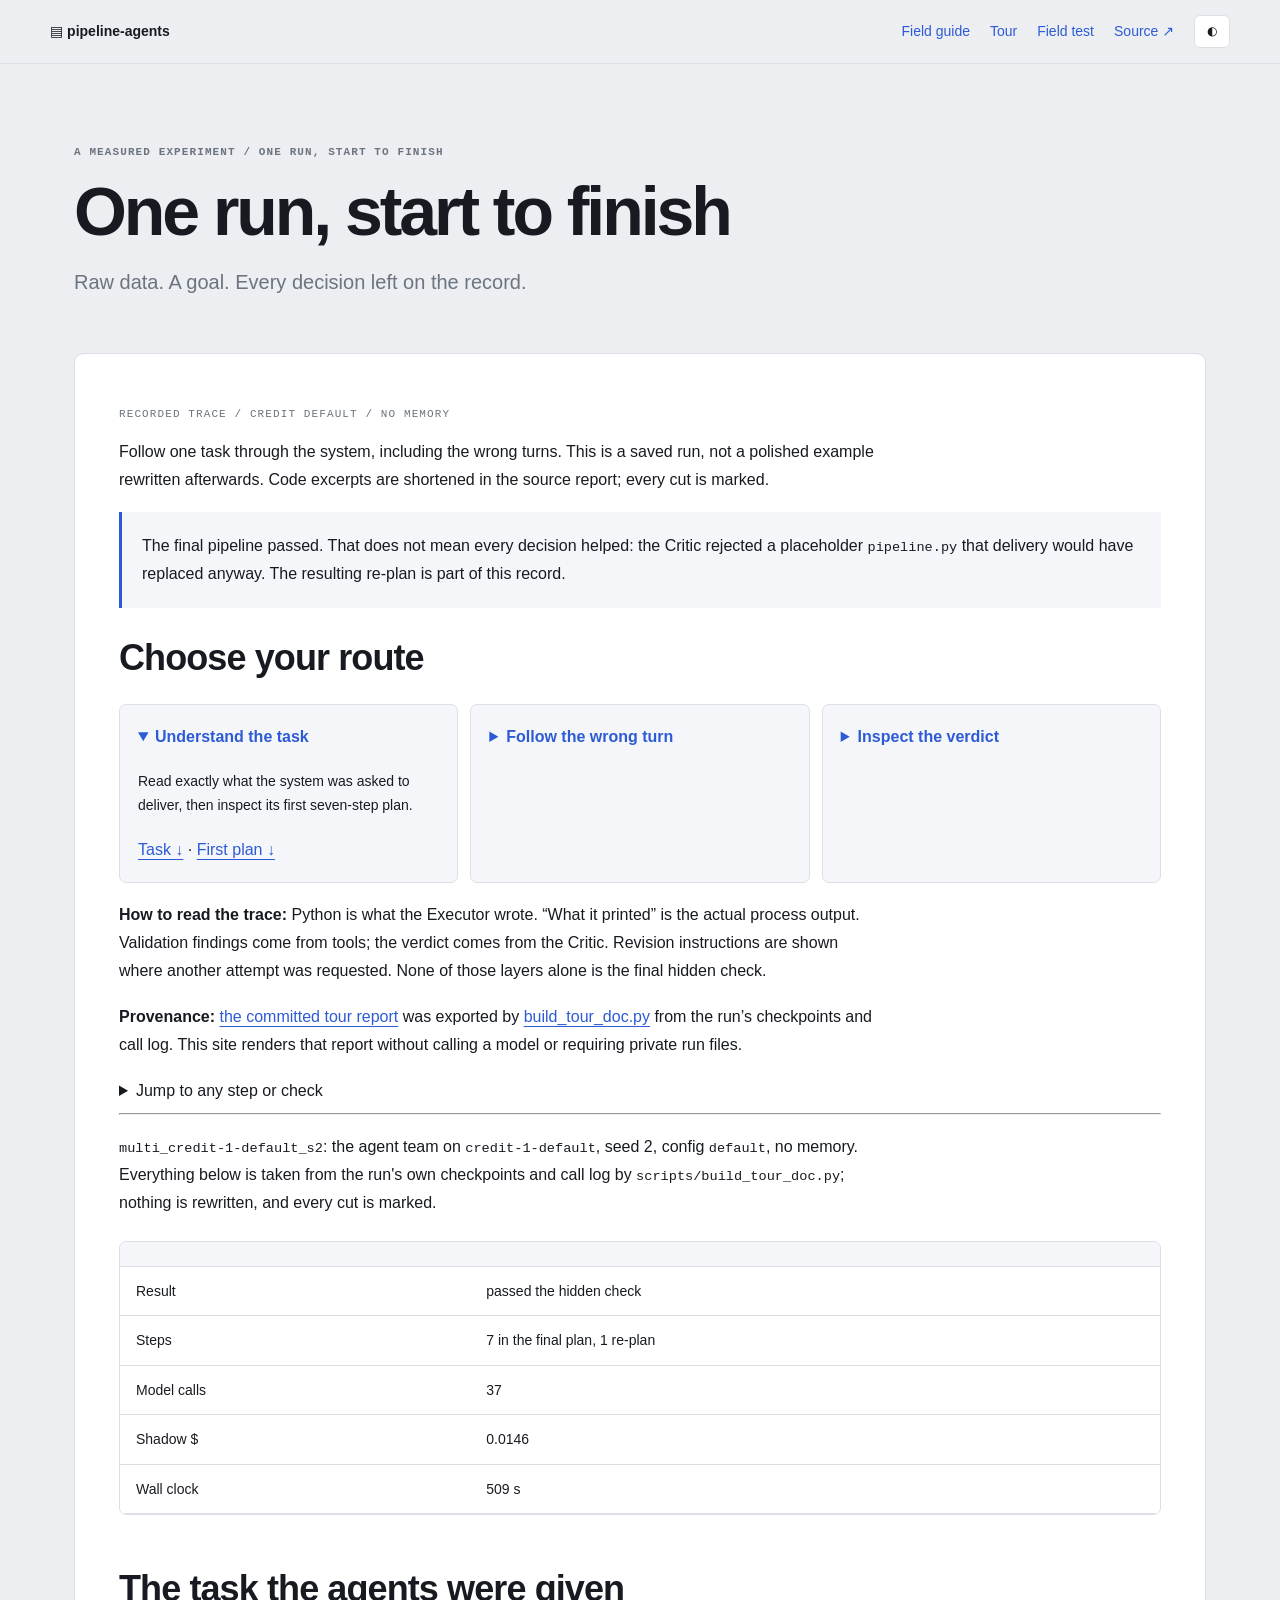
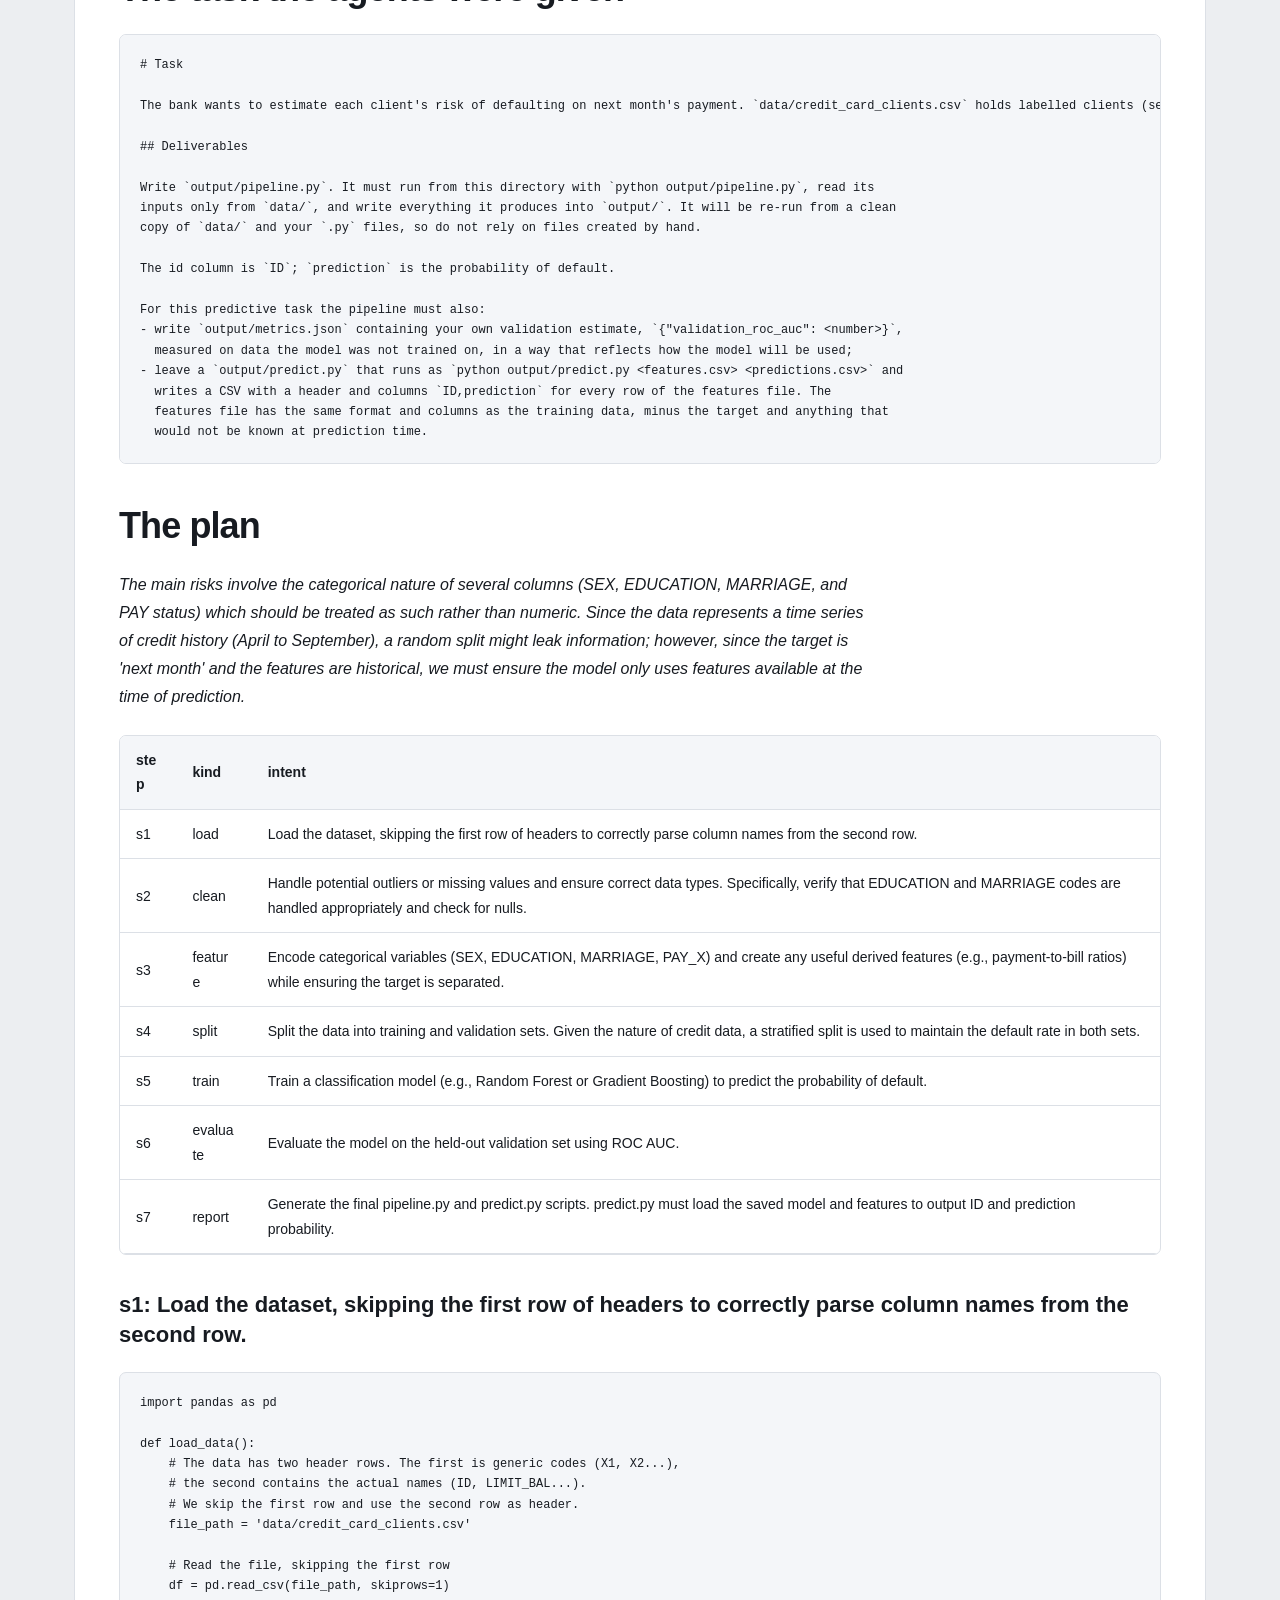
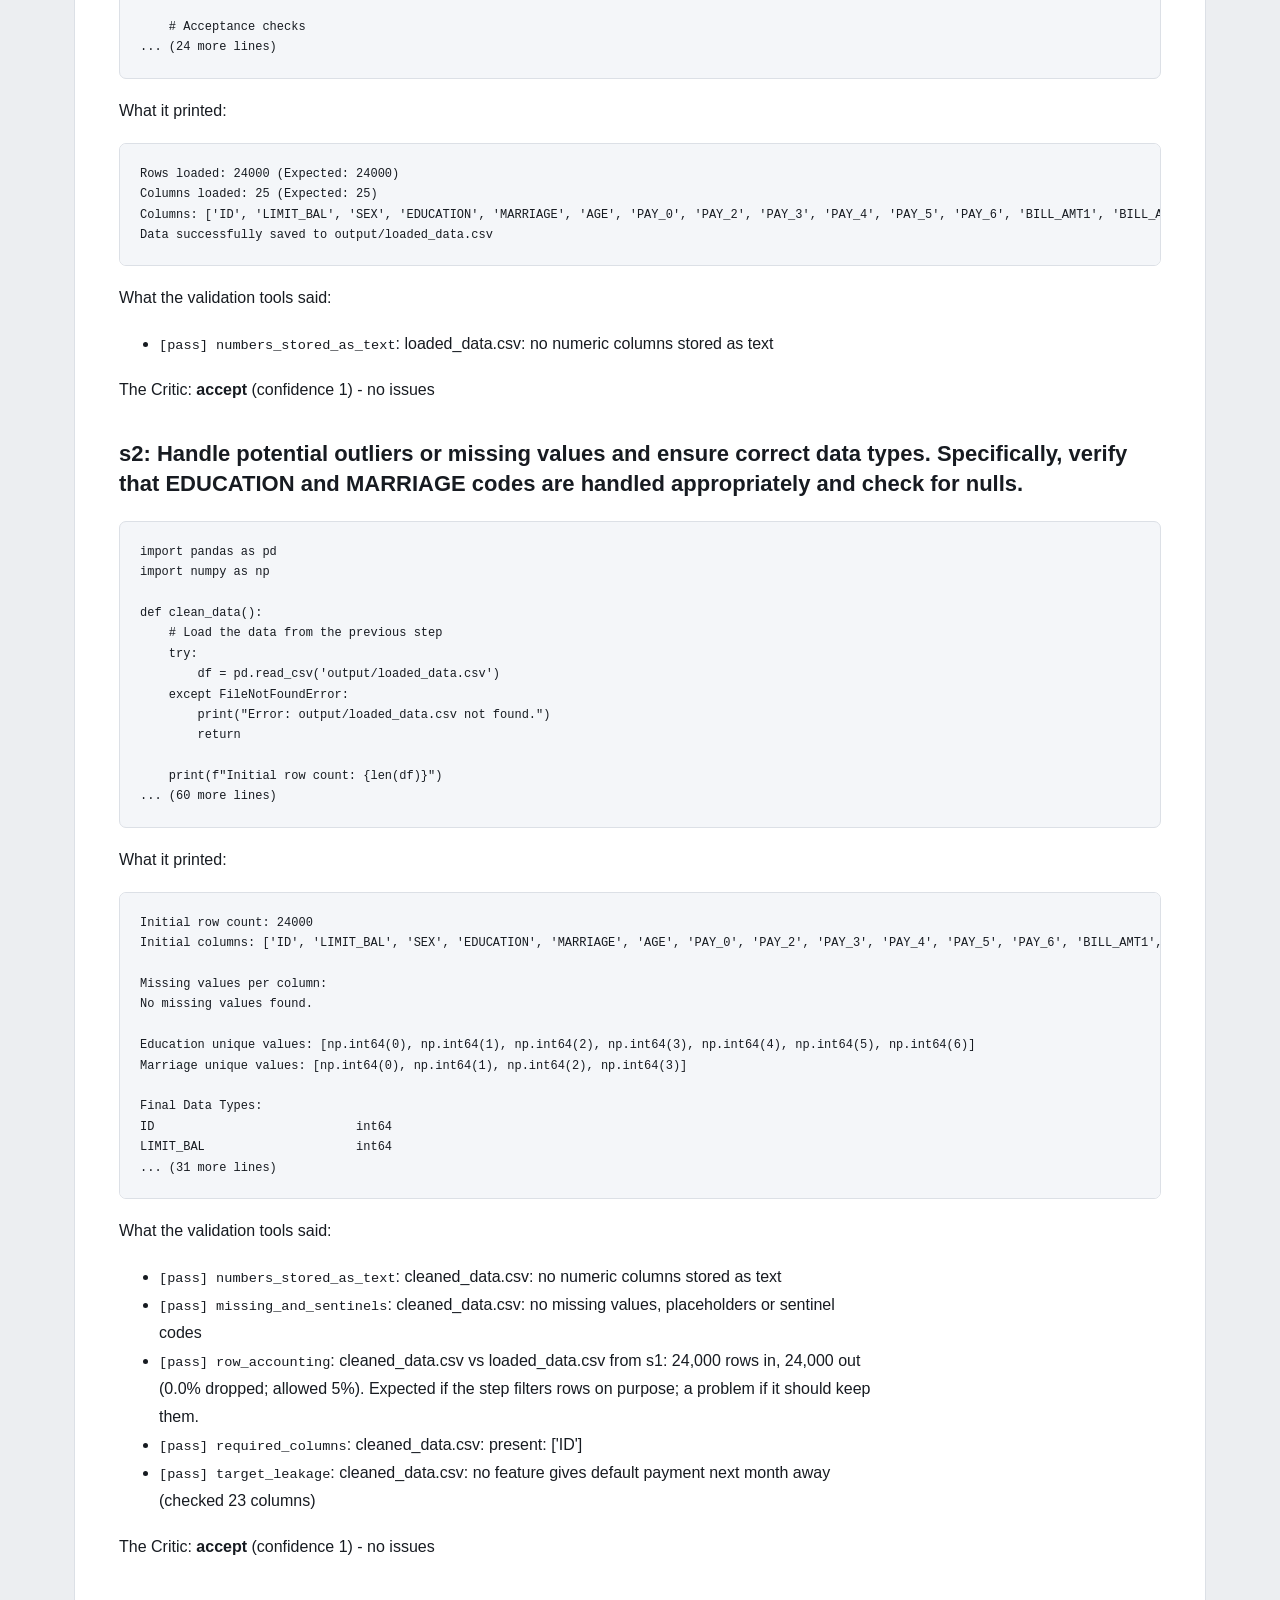
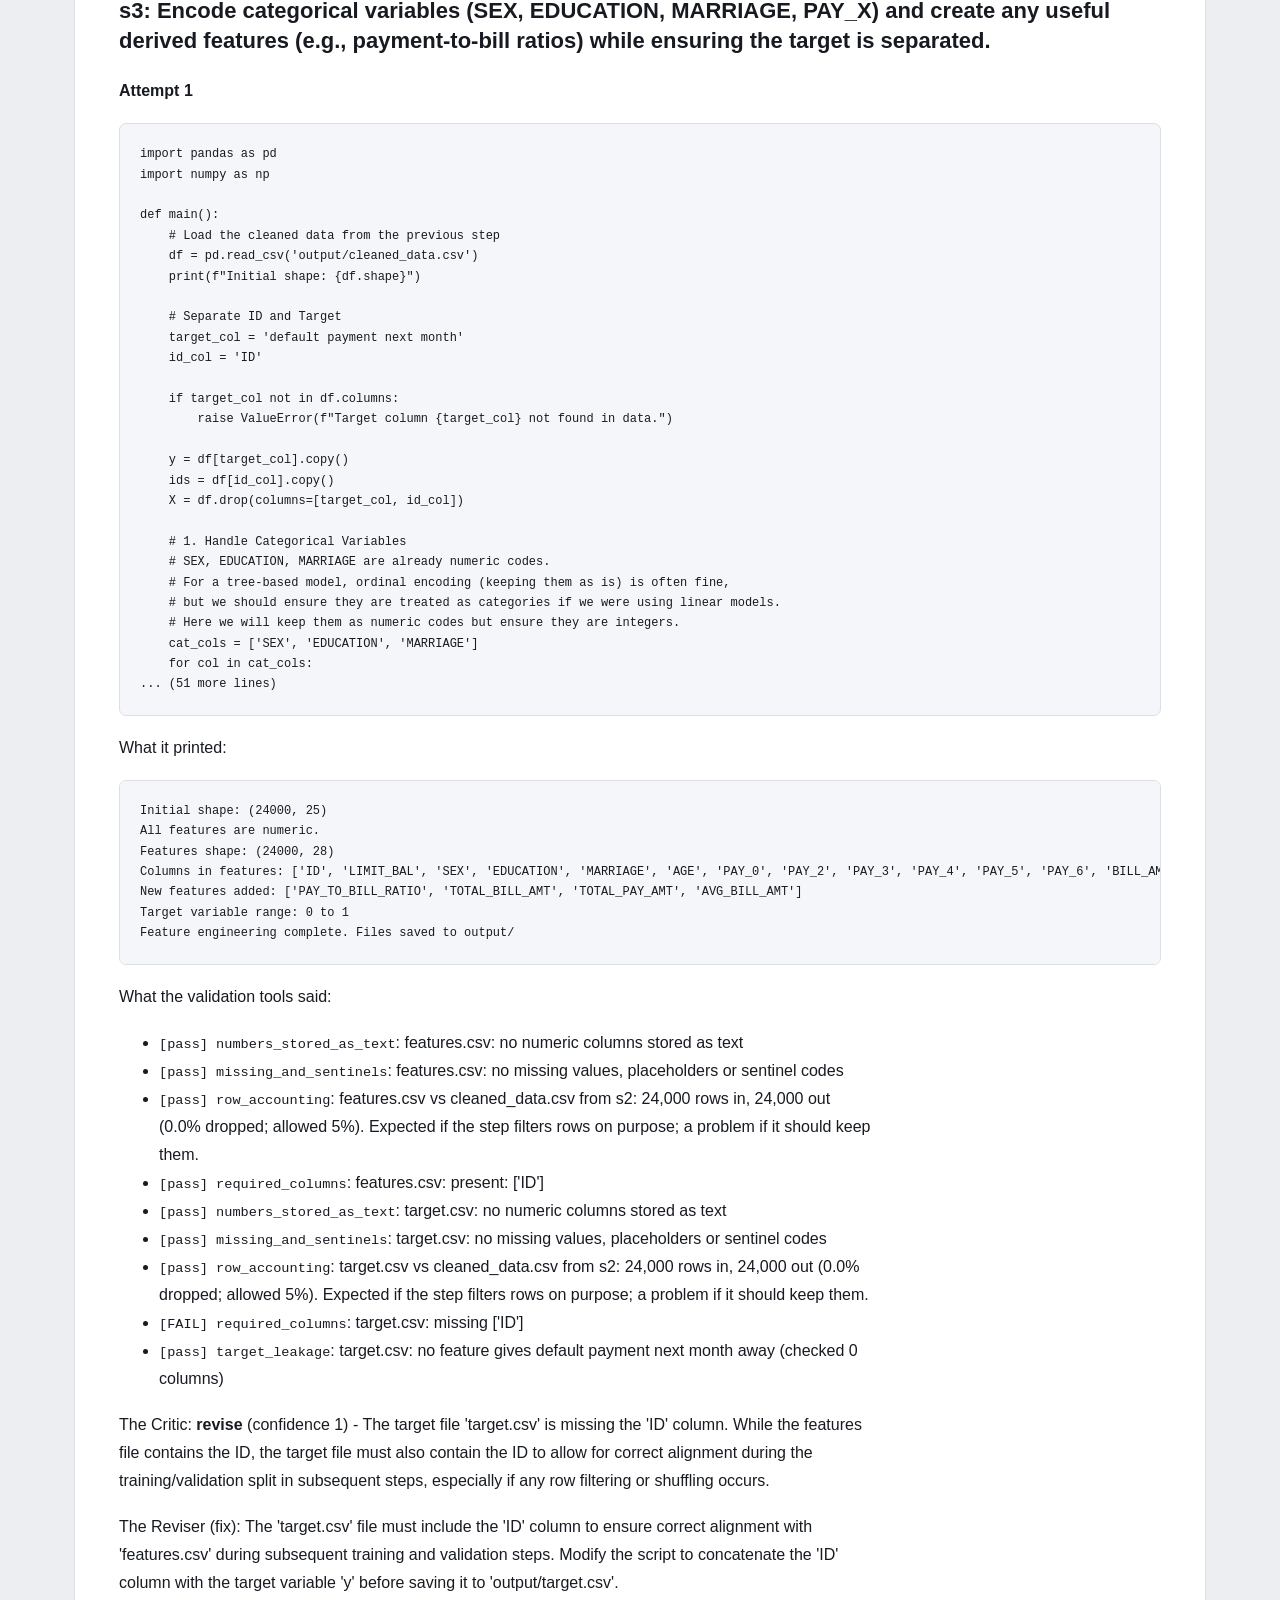
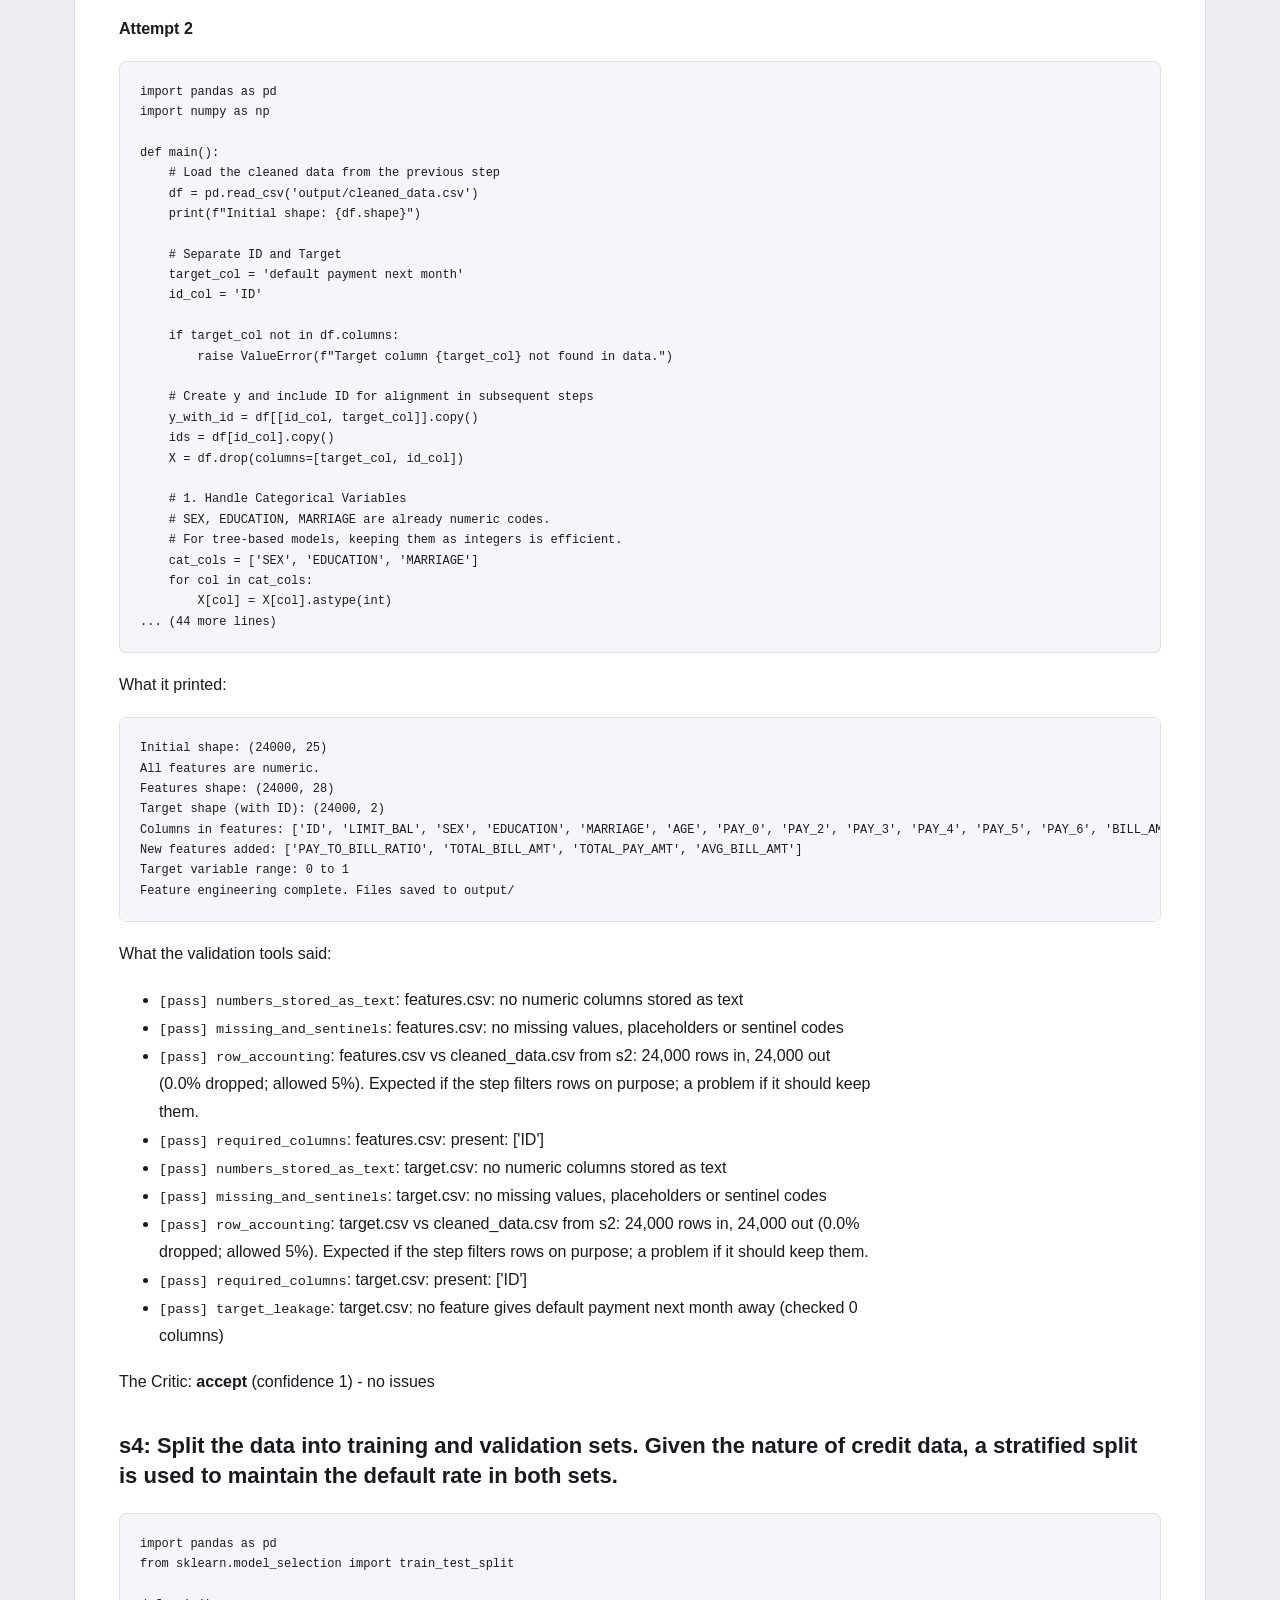
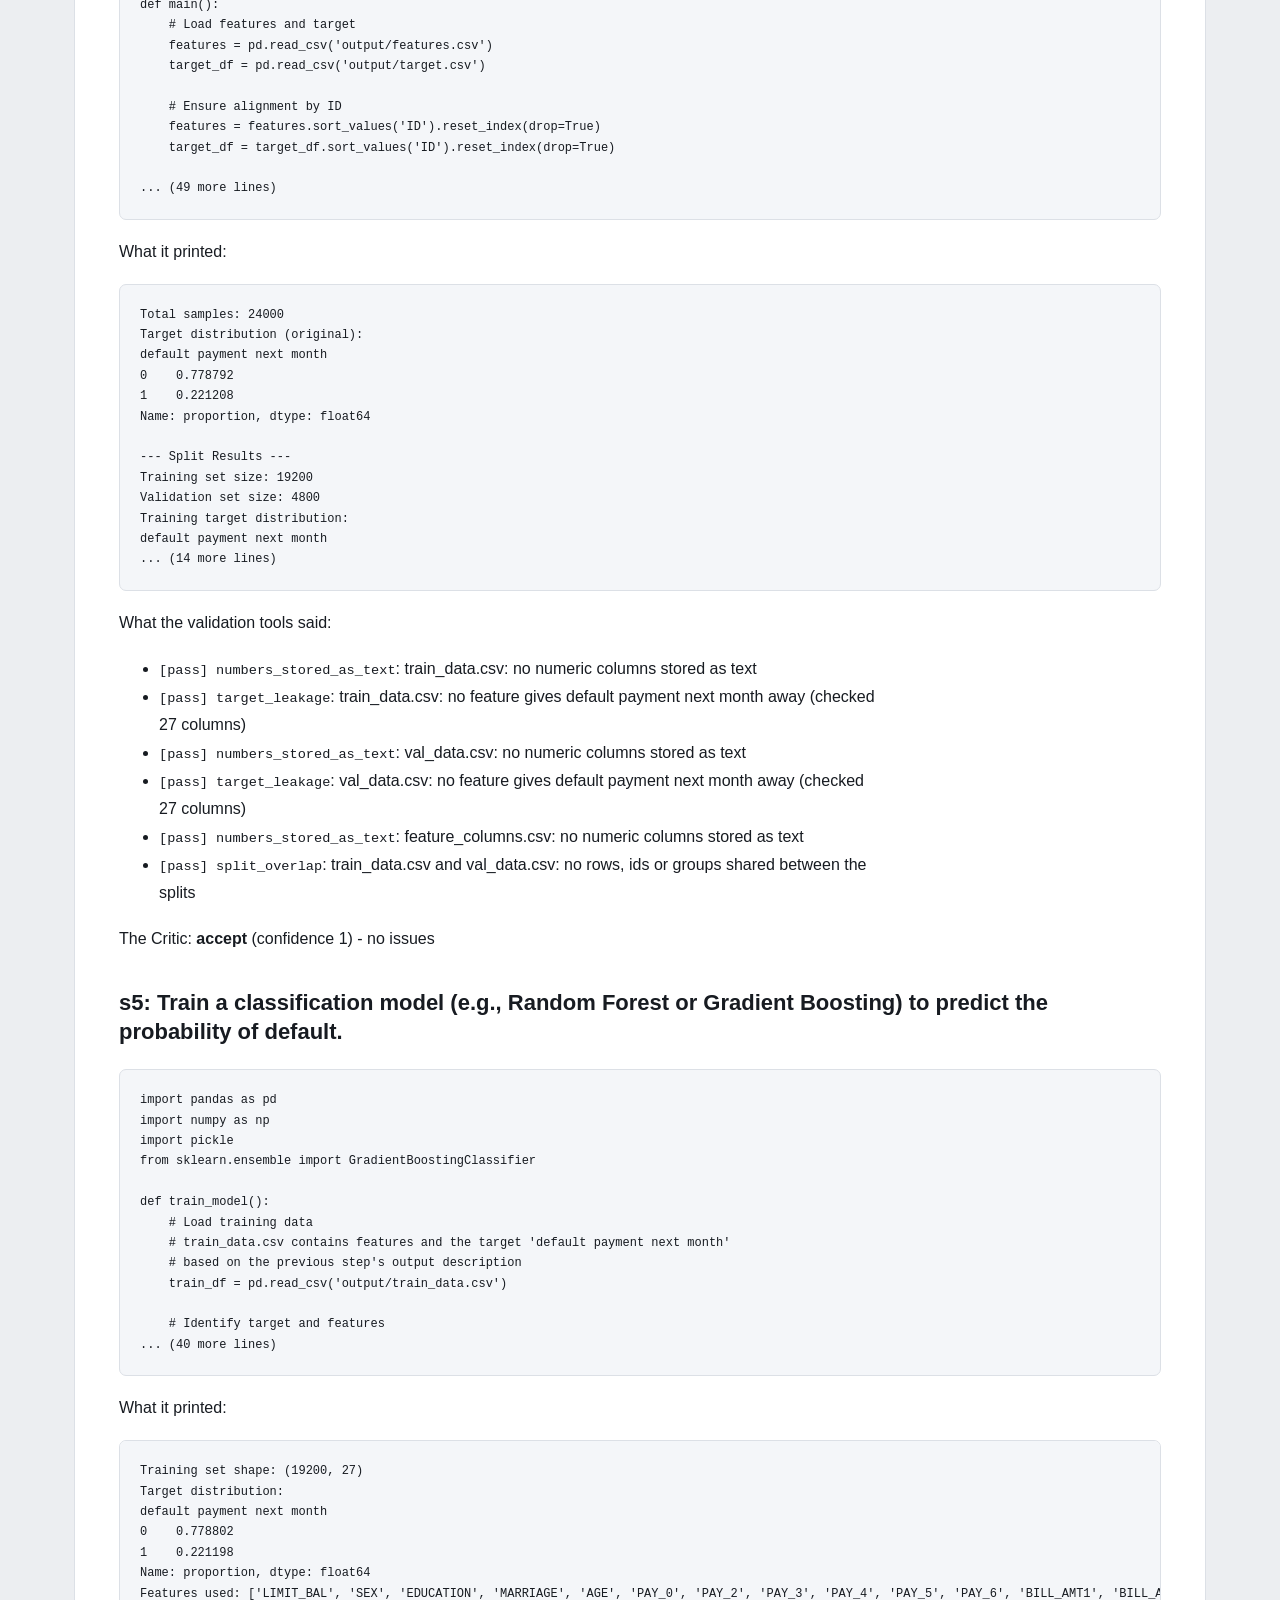
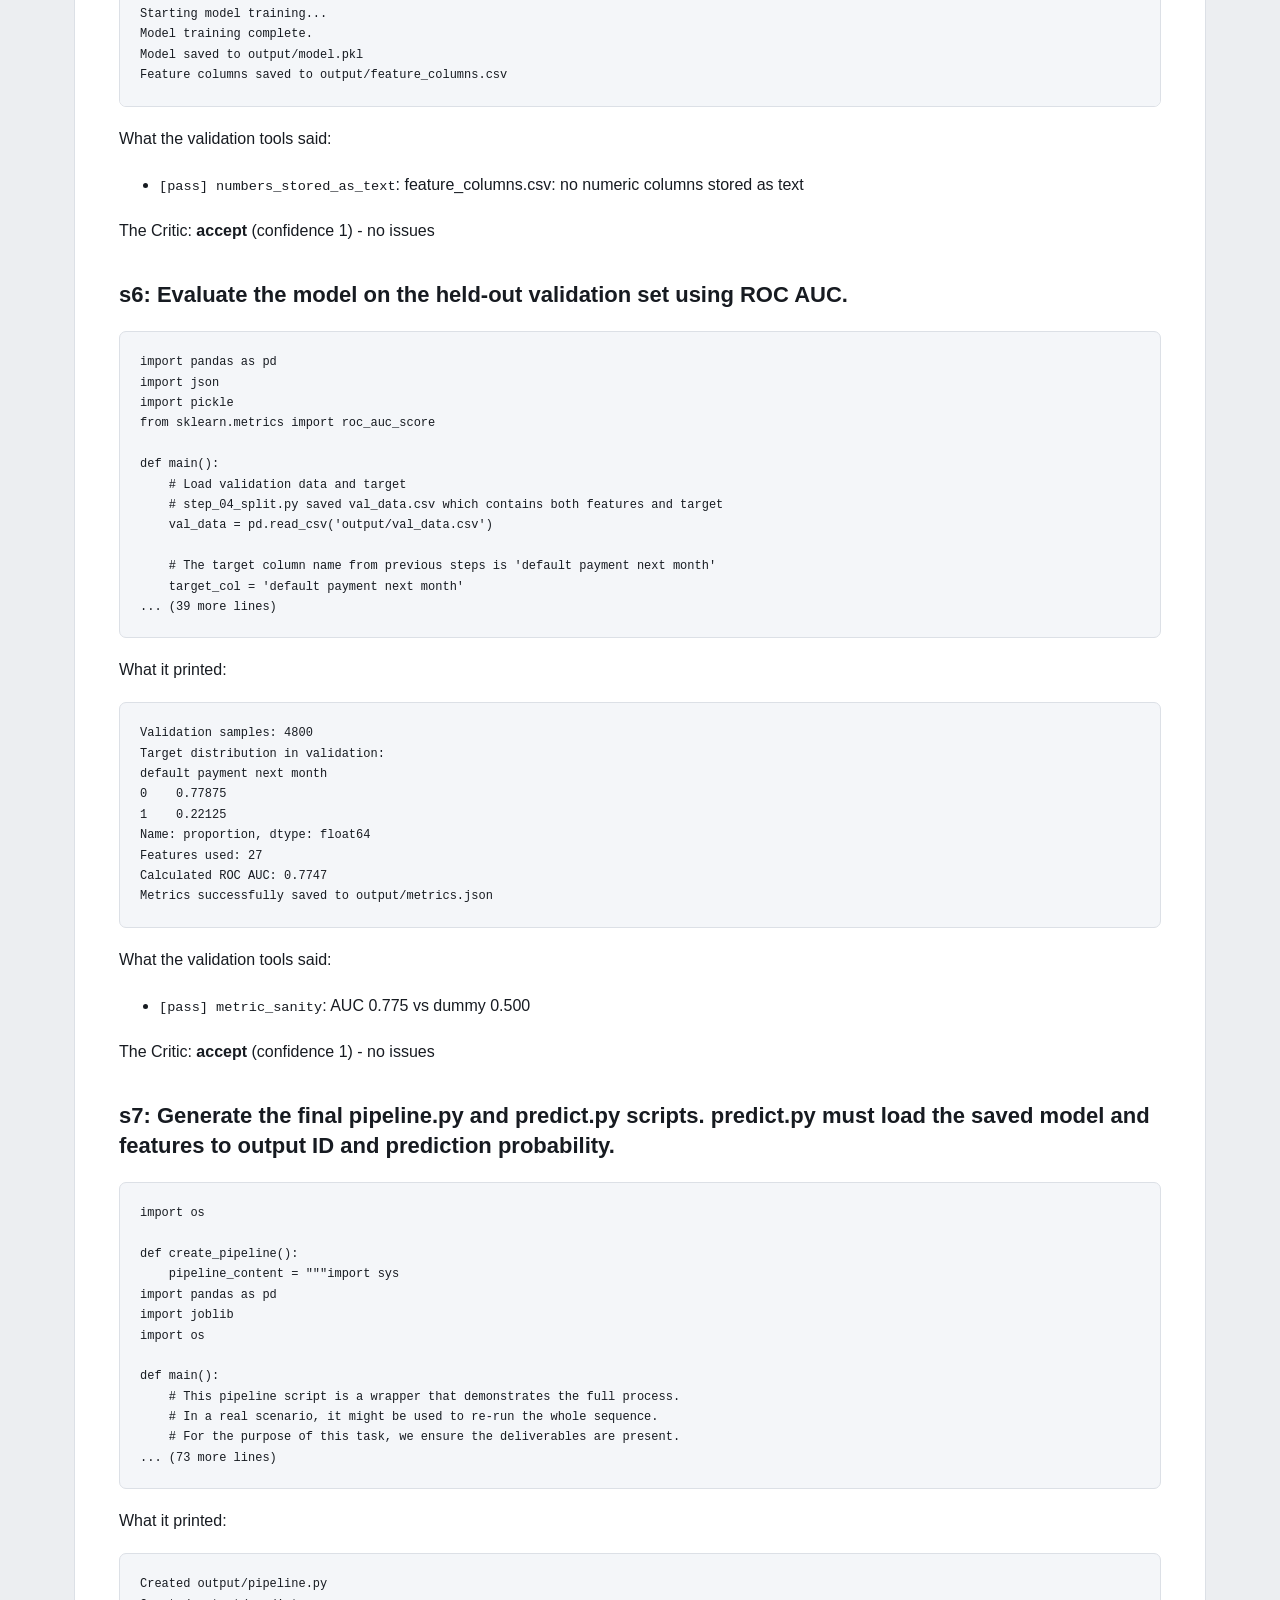
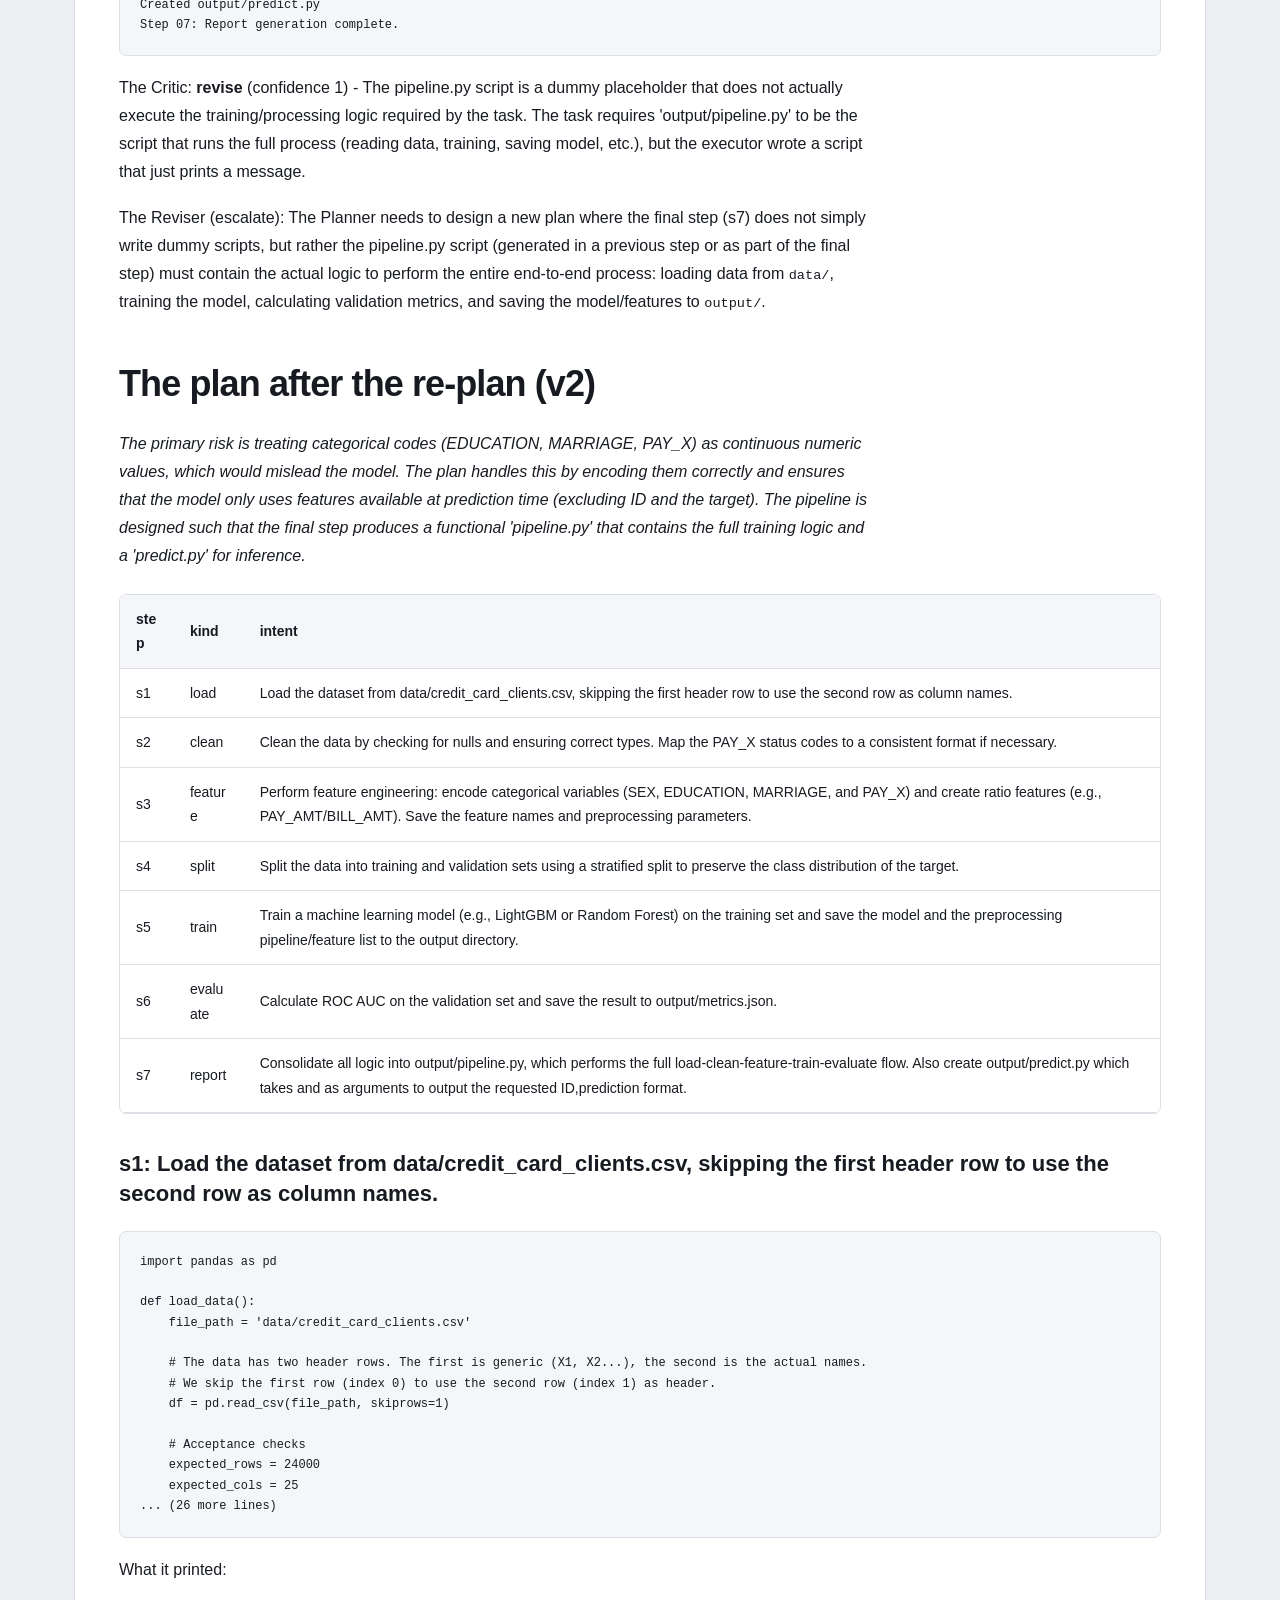
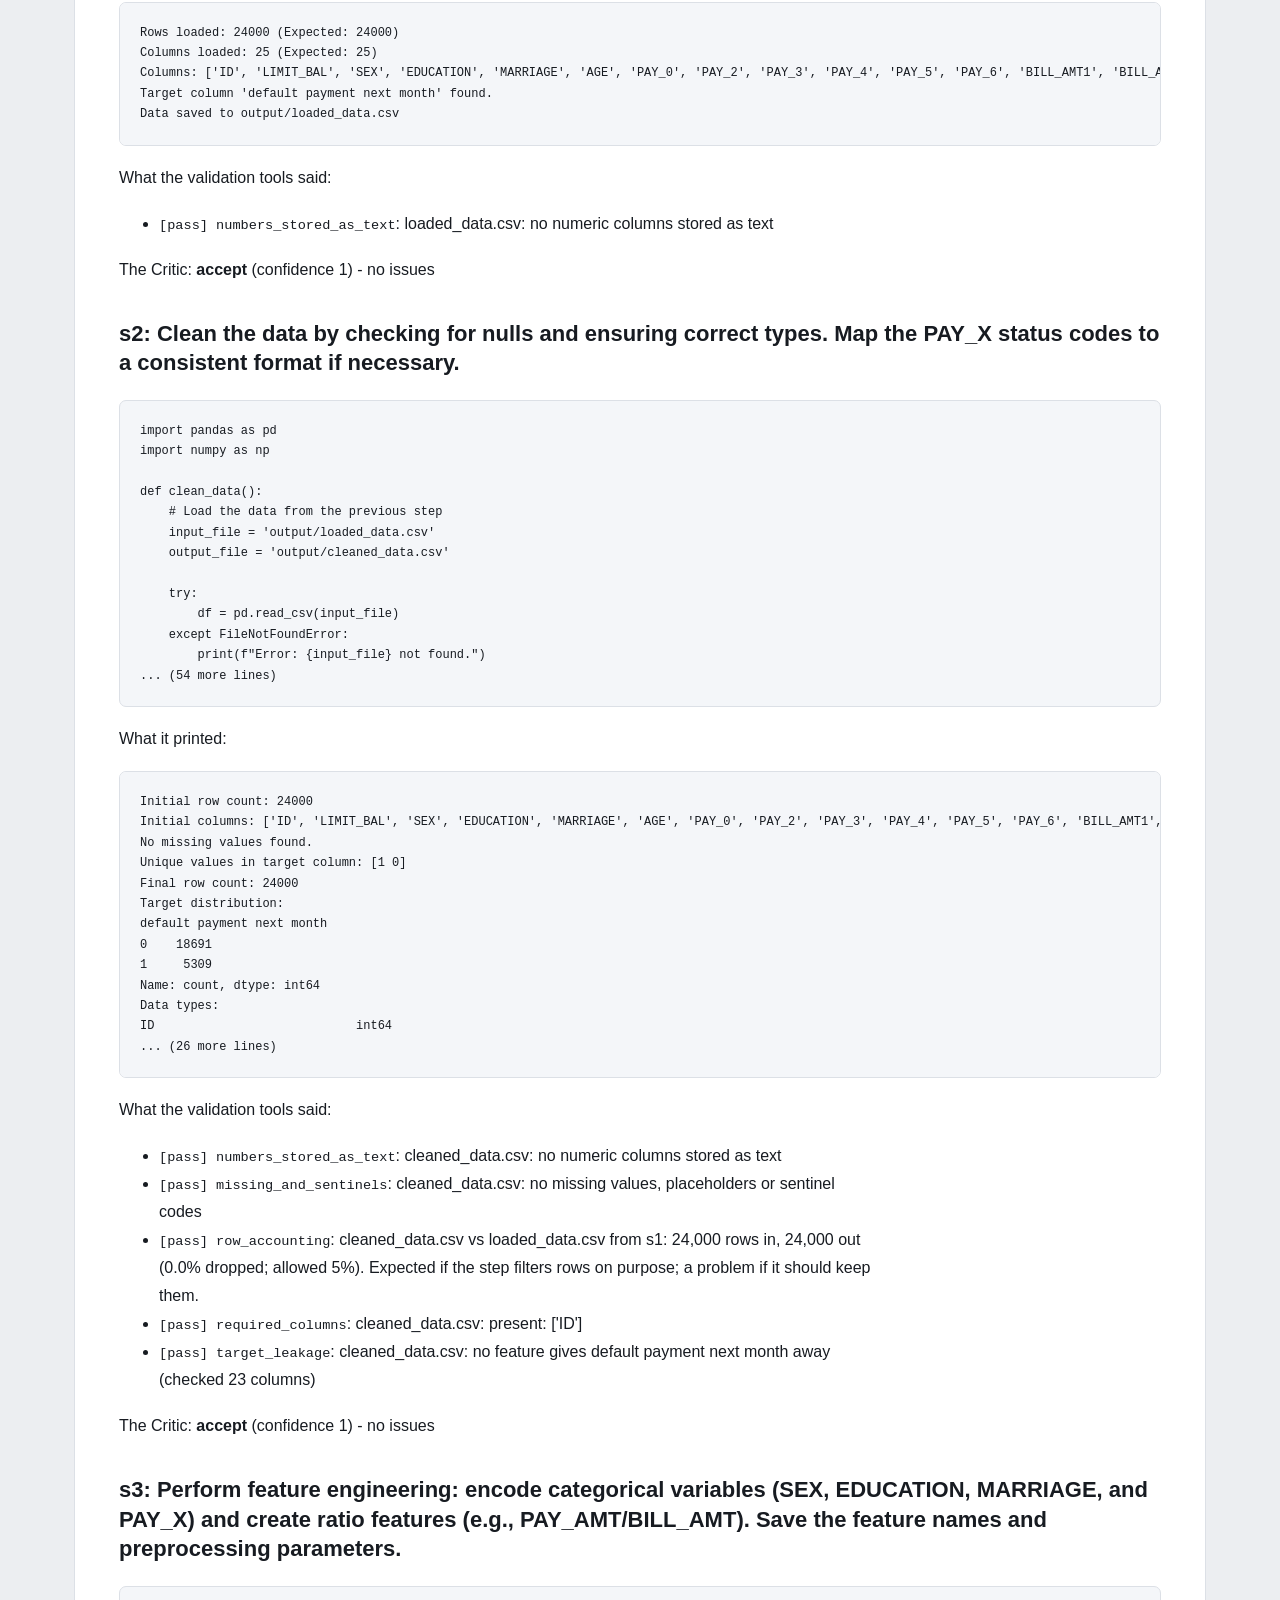
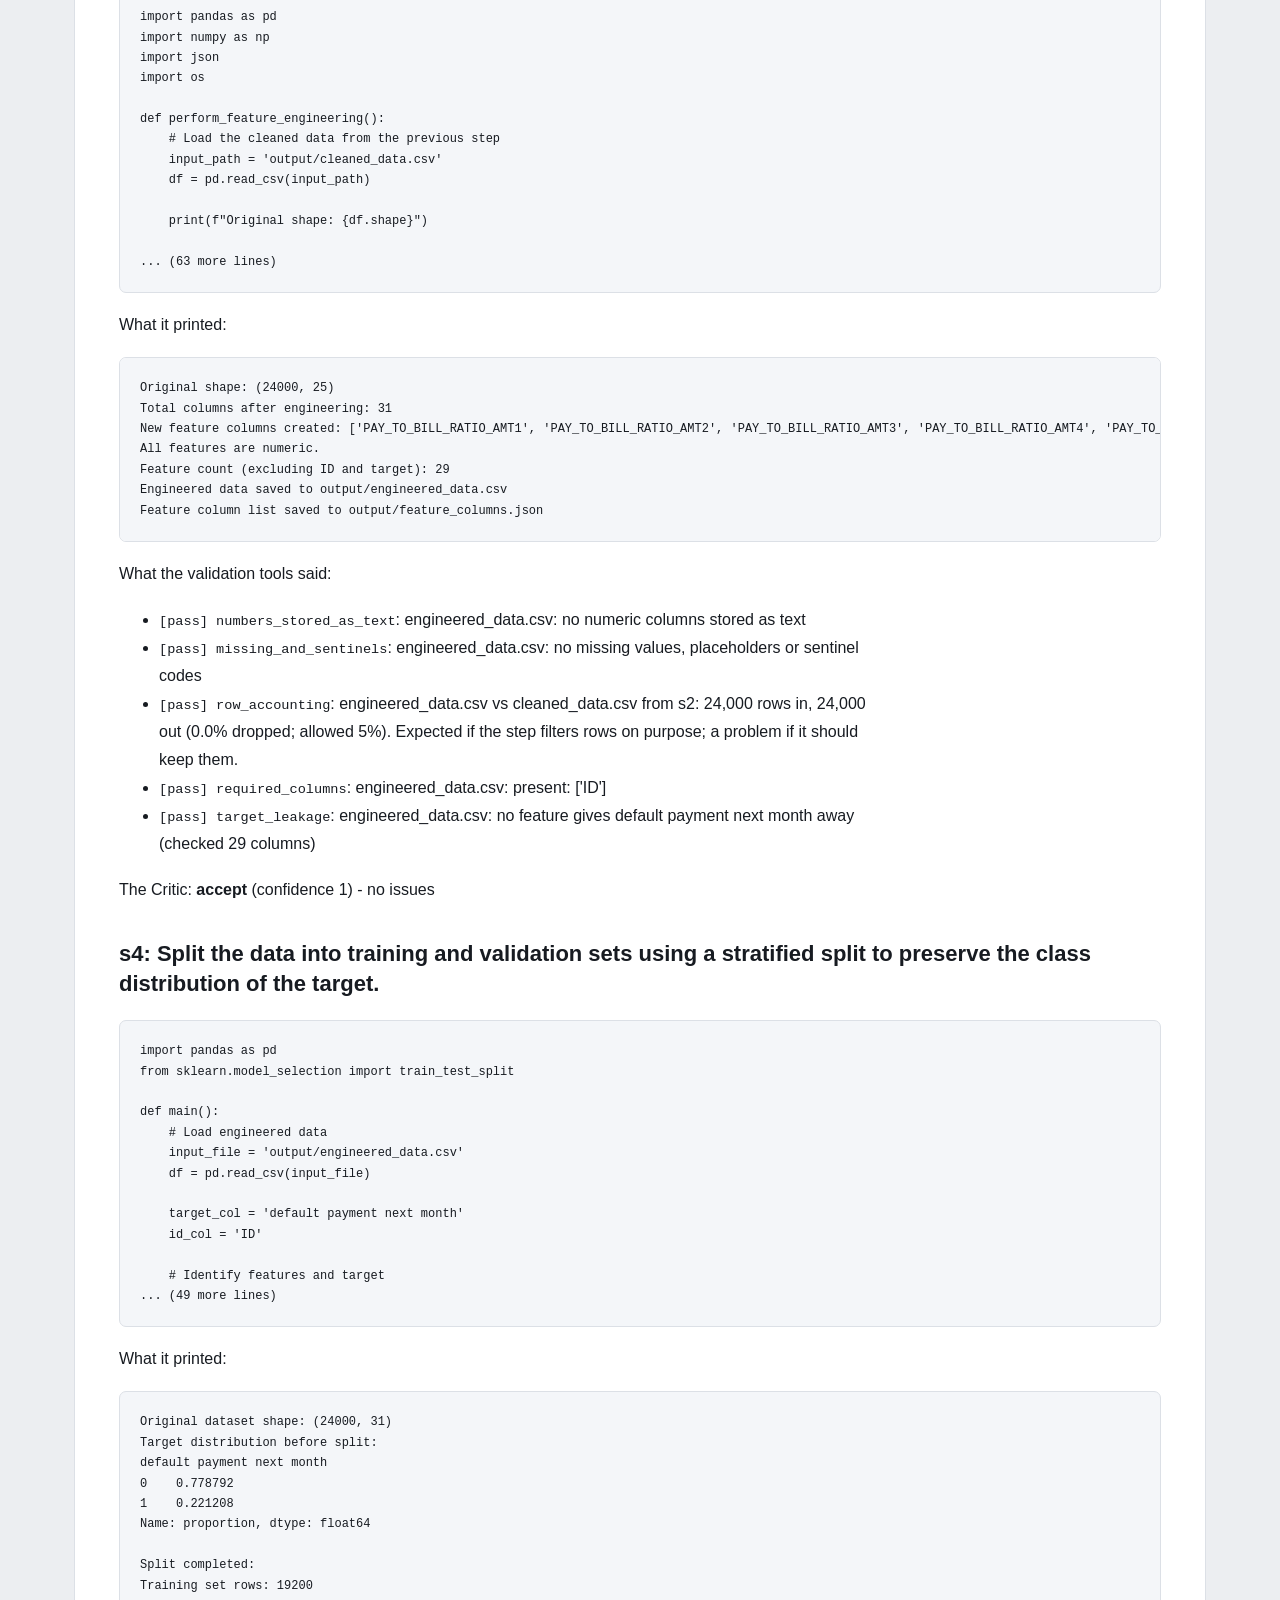
<file: site/tour/index.html>
<!doctype html>
<html lang="en">
<head>
<meta charset="utf-8"><meta name="viewport" content="width=device-width,initial-scale=1">
<title>pipeline-agents · One run, start to finish</title>
<meta name="description" content="A measured experiment in agents that build data pipelines. Real runs, checks, failures and comparisons.">
<link rel="icon" href="data:,">
<link rel="stylesheet" href="../assets/style.css">
</head>
<body>
<nav><a class="brand" href="../index.html">▤ pipeline-agents</a><div>
<a href="../index.html">Field guide</a><a href="../tour/">Tour</a>
<a href="../field-test/">Field test</a><a href="https://github.com/mazenDDr/pipeline-agents">Source ↗</a>
<button id="theme" aria-label="Toggle color theme">◐</button></div></nav>
<main><header><p class="label">A MEASURED EXPERIMENT / ONE RUN, START TO FINISH</p>
<h1>One run, start to finish</h1><p class="lede">Raw data. A goal. Every decision left on the record.</p></header>
<article><p class="record">RECORDED TRACE / CREDIT DEFAULT / NO MEMORY</p>

<p>Follow one task through the system, including the wrong turns. This is a saved run, not a polished example rewritten afterwards. Code excerpts are shortened in the source report; every cut is marked.</p>
<div class="notice">The final pipeline passed. That does not mean every decision helped: the Critic rejected a placeholder <code>pipeline.py</code> that delivery would have replaced anyway. The resulting re-plan is part of this record.</div>

<h2 id="choose-your-route">Choose your route</h2>
<div class="map">
<details open><summary>Understand the task</summary><p>Read exactly what the system was asked to deliver, then inspect its first seven-step plan.</p><a href="#the-task-the-agents-were-given">Task ↓</a> · <a href="#the-plan">First plan ↓</a></details>
<details><summary>Follow the wrong turn</summary><p>The first plan’s final step stalled on a placeholder. The second plan repeats the work with a new set of instructions.</p><a href="#the-plan-after-the-re-plan-v2">Second plan ↓</a></details>
<details><summary>Inspect the verdict</summary><p>Separate delivery checks from hidden scoring, then compare the model-call cost with what this single run can establish.</p><a href="#what-the-delivery-checks-found">Delivery ↓</a> · <a href="#what-the-hidden-checker-found">Hidden score ↓</a> · <a href="#what-it-cost">Cost ↓</a></details>
</div>

<p><strong>How to read the trace:</strong> Python is what the Executor wrote. “What it printed” is the actual process output. Validation findings come from tools; the verdict comes from the Critic. Revision instructions are shown where another attempt was requested. None of those layers alone is the final hidden check.</p>
<p><strong>Provenance:</strong> <a href="https://github.com/mazenDDr/pipeline-agents/blob/main/docs/tour.md">the committed tour report</a> was exported by <a href="https://github.com/mazenDDr/pipeline-agents/blob/main/scripts/build_tour_doc.py">build_tour_doc.py</a> from the run’s checkpoints and call log. This site renders that report without calling a model or requiring private run files.</p>
<details class="tour-index">
<summary>Jump to any step or check</summary>
<div class="toc">
<ul>
<li><a href="#choose-your-route">Choose your route</a></li>
<li><a href="#the-task-the-agents-were-given">The task the agents were given</a></li>
<li><a href="#the-plan">The plan</a><ul>
<li><a href="#s1-load-the-dataset-skipping-the-first-row-of-headers-to-correctly-parse-column-names-from-the-second-row">s1: Load the dataset, skipping the first row of headers to correctly parse column names from the second row.</a></li>
<li><a href="#s2-handle-potential-outliers-or-missing-values-and-ensure-correct-data-types-specifically-verify-that-education-and-marriage-codes-are-handled-appropriately-and-check-for-nulls">s2: Handle potential outliers or missing values and ensure correct data types. Specifically, verify that EDUCATION and MARRIAGE codes are handled appropriately and check for nulls.</a></li>
<li><a href="#s3-encode-categorical-variables-sex-education-marriage-pay_x-and-create-any-useful-derived-features-eg-payment-to-bill-ratios-while-ensuring-the-target-is-separated">s3: Encode categorical variables (SEX, EDUCATION, MARRIAGE, PAY_X) and create any useful derived features (e.g., payment-to-bill ratios) while ensuring the target is separated.</a></li>
<li><a href="#s4-split-the-data-into-training-and-validation-sets-given-the-nature-of-credit-data-a-stratified-split-is-used-to-maintain-the-default-rate-in-both-sets">s4: Split the data into training and validation sets. Given the nature of credit data, a stratified split is used to maintain the default rate in both sets.</a></li>
<li><a href="#s5-train-a-classification-model-eg-random-forest-or-gradient-boosting-to-predict-the-probability-of-default">s5: Train a classification model (e.g., Random Forest or Gradient Boosting) to predict the probability of default.</a></li>
<li><a href="#s6-evaluate-the-model-on-the-held-out-validation-set-using-roc-auc">s6: Evaluate the model on the held-out validation set using ROC AUC.</a></li>
<li><a href="#s7-generate-the-final-pipelinepy-and-predictpy-scripts-predictpy-must-load-the-saved-model-and-features-to-output-id-and-prediction-probability">s7: Generate the final pipeline.py and predict.py scripts. predict.py must load the saved model and features to output ID and prediction probability.</a></li>
</ul>
</li>
<li><a href="#the-plan-after-the-re-plan-v2">The plan after the re-plan (v2)</a><ul>
<li><a href="#s1-load-the-dataset-from-datacredit_card_clientscsv-skipping-the-first-header-row-to-use-the-second-row-as-column-names">s1: Load the dataset from data/credit_card_clients.csv, skipping the first header row to use the second row as column names.</a></li>
<li><a href="#s2-clean-the-data-by-checking-for-nulls-and-ensuring-correct-types-map-the-pay_x-status-codes-to-a-consistent-format-if-necessary">s2: Clean the data by checking for nulls and ensuring correct types. Map the PAY_X status codes to a consistent format if necessary.</a></li>
<li><a href="#s3-perform-feature-engineering-encode-categorical-variables-sex-education-marriage-and-pay_x-and-create-ratio-features-eg-pay_amtbill_amt-save-the-feature-names-and-preprocessing-parameters">s3: Perform feature engineering: encode categorical variables (SEX, EDUCATION, MARRIAGE, and PAY_X) and create ratio features (e.g., PAY_AMT/BILL_AMT). Save the feature names and preprocessing parameters.</a></li>
<li><a href="#s4-split-the-data-into-training-and-validation-sets-using-a-stratified-split-to-preserve-the-class-distribution-of-the-target">s4: Split the data into training and validation sets using a stratified split to preserve the class distribution of the target.</a></li>
<li><a href="#s5-train-a-machine-learning-model-eg-lightgbm-or-random-forest-on-the-training-set-and-save-the-model-and-the-preprocessing-pipelinefeature-list-to-the-output-directory">s5: Train a machine learning model (e.g., LightGBM or Random Forest) on the training set and save the model and the preprocessing pipeline/feature list to the output directory.</a></li>
<li><a href="#s6-calculate-roc-auc-on-the-validation-set-and-save-the-result-to-outputmetricsjson">s6: Calculate ROC AUC on the validation set and save the result to output/metrics.json.</a></li>
<li><a href="#[base64]">s7: Consolidate all logic into output/pipeline.py, which performs the full load-clean-feature-train-evaluate flow. Also create output/predict.py which takes and as arguments to output the requested ID,prediction format.</a></li>
</ul>
</li>
<li><a href="#what-the-delivery-checks-found">What the delivery checks found</a></li>
<li><a href="#what-the-hidden-checker-found">What the hidden checker found</a></li>
<li><a href="#what-it-cost">What it cost</a></li>
<li><a href="#what-to-notice">What to notice</a></li>
<li><a href="#what-this-run-shows-and-what-it-does-not">What this run shows, and what it does not</a></li>
</ul>
</div>
</details>
<hr />
<p><code>multi_credit-1-default_s2</code>: the agent team on <code>credit-1-default</code>, seed 2, config <code>default</code>, no memory. Everything below is taken from the run's own checkpoints and call log by <code>scripts/build_tour_doc.py</code>; nothing is rewritten, and every cut is marked.</p>
<div class="table-wrap"><table>
<thead>
<tr>
<th></th>
<th></th>
</tr>
</thead>
<tbody>
<tr>
<td>Result</td>
<td>passed the hidden check</td>
</tr>
<tr>
<td>Steps</td>
<td>7 in the final plan, 1 re-plan</td>
</tr>
<tr>
<td>Model calls</td>
<td>37</td>
</tr>
<tr>
<td>Shadow $</td>
<td>0.0146</td>
</tr>
<tr>
<td>Wall clock</td>
<td>509 s</td>
</tr>
</tbody>
</table></div>
<h2 id="the-task-the-agents-were-given">The task the agents were given</h2>
<pre><code># Task

The bank wants to estimate each client's risk of defaulting on next month's payment. `data/credit_card_clients.csv` holds labelled clients (see `data/README.md`). Build a model that predicts the probability of `default payment next month`; it will be judged by ROC AUC on other clients.

## Deliverables

Write `output/pipeline.py`. It must run from this directory with `python output/pipeline.py`, read its
inputs only from `data/`, and write everything it produces into `output/`. It will be re-run from a clean
copy of `data/` and your `.py` files, so do not rely on files created by hand.

The id column is `ID`; `prediction` is the probability of default.

For this predictive task the pipeline must also:
- write `output/metrics.json` containing your own validation estimate, `{&quot;validation_roc_auc&quot;: &lt;number&gt;}`,
  measured on data the model was not trained on, in a way that reflects how the model will be used;
- leave a `output/predict.py` that runs as `python output/predict.py &lt;features.csv&gt; &lt;predictions.csv&gt;` and
  writes a CSV with a header and columns `ID,prediction` for every row of the features file. The
  features file has the same format and columns as the training data, minus the target and anything that
  would not be known at prediction time.
</code></pre>
<h2 id="the-plan">The plan</h2>
<p><em>The main risks involve the categorical nature of several columns (SEX, EDUCATION, MARRIAGE, and PAY status) which should be treated as such rather than numeric. Since the data represents a time series of credit history (April to September), a random split might leak information; however, since the target is 'next month' and the features are historical, we must ensure the model only uses features available at the time of prediction.</em></p>
<div class="table-wrap"><table>
<thead>
<tr>
<th>step</th>
<th>kind</th>
<th>intent</th>
</tr>
</thead>
<tbody>
<tr>
<td>s1</td>
<td>load</td>
<td>Load the dataset, skipping the first row of headers to correctly parse column names from the second row.</td>
</tr>
<tr>
<td>s2</td>
<td>clean</td>
<td>Handle potential outliers or missing values and ensure correct data types. Specifically, verify that EDUCATION and MARRIAGE codes are handled appropriately and check for nulls.</td>
</tr>
<tr>
<td>s3</td>
<td>feature</td>
<td>Encode categorical variables (SEX, EDUCATION, MARRIAGE, PAY_X) and create any useful derived features (e.g., payment-to-bill ratios) while ensuring the target is separated.</td>
</tr>
<tr>
<td>s4</td>
<td>split</td>
<td>Split the data into training and validation sets. Given the nature of credit data, a stratified split is used to maintain the default rate in both sets.</td>
</tr>
<tr>
<td>s5</td>
<td>train</td>
<td>Train a classification model (e.g., Random Forest or Gradient Boosting) to predict the probability of default.</td>
</tr>
<tr>
<td>s6</td>
<td>evaluate</td>
<td>Evaluate the model on the held-out validation set using ROC AUC.</td>
</tr>
<tr>
<td>s7</td>
<td>report</td>
<td>Generate the final pipeline.py and predict.py scripts. predict.py must load the saved model and features to output ID and prediction probability.</td>
</tr>
</tbody>
</table></div>
<h3 id="s1-load-the-dataset-skipping-the-first-row-of-headers-to-correctly-parse-column-names-from-the-second-row">s1: Load the dataset, skipping the first row of headers to correctly parse column names from the second row.</h3>
<pre><code class="language-python">import pandas as pd

def load_data():
    # The data has two header rows. The first is generic codes (X1, X2...),
    # the second contains the actual names (ID, LIMIT_BAL...).
    # We skip the first row and use the second row as header.
    file_path = 'data/credit_card_clients.csv'

    # Read the file, skipping the first row
    df = pd.read_csv(file_path, skiprows=1)

    # Acceptance checks
... (24 more lines)
</code></pre>
<p>What it printed:</p>
<pre><code>Rows loaded: 24000 (Expected: 24000)
Columns loaded: 25 (Expected: 25)
Columns: ['ID', 'LIMIT_BAL', 'SEX', 'EDUCATION', 'MARRIAGE', 'AGE', 'PAY_0', 'PAY_2', 'PAY_3', 'PAY_4', 'PAY_5', 'PAY_6', 'BILL_AMT1', 'BILL_AMT2', 'BILL_AMT3', 'BILL_AMT4', 'BILL_AMT5', 'BILL_AMT6', 'PAY_AMT1', 'PAY_AMT2', 'PAY_AMT3', 'PAY_AMT4', 'PAY_AMT5', 'PAY_AMT6', 'default payment next month']
Data successfully saved to output/loaded_data.csv
</code></pre>
<p>What the validation tools said:</p>
<ul>
<li><code>[pass] numbers_stored_as_text</code>: loaded_data.csv: no numeric columns stored as text</li>
</ul>
<p>The Critic: <strong>accept</strong> (confidence 1) - no issues</p>
<h3 id="s2-handle-potential-outliers-or-missing-values-and-ensure-correct-data-types-specifically-verify-that-education-and-marriage-codes-are-handled-appropriately-and-check-for-nulls">s2: Handle potential outliers or missing values and ensure correct data types. Specifically, verify that EDUCATION and MARRIAGE codes are handled appropriately and check for nulls.</h3>
<pre><code class="language-python">import pandas as pd
import numpy as np

def clean_data():
    # Load the data from the previous step
    try:
        df = pd.read_csv('output/loaded_data.csv')
    except FileNotFoundError:
        print(&quot;Error: output/loaded_data.csv not found.&quot;)
        return

    print(f&quot;Initial row count: {len(df)}&quot;)
... (60 more lines)
</code></pre>
<p>What it printed:</p>
<pre><code>Initial row count: 24000
Initial columns: ['ID', 'LIMIT_BAL', 'SEX', 'EDUCATION', 'MARRIAGE', 'AGE', 'PAY_0', 'PAY_2', 'PAY_3', 'PAY_4', 'PAY_5', 'PAY_6', 'BILL_AMT1', 'BILL_AMT2', 'BILL_AMT3', 'BILL_AMT4', 'BILL_AMT5', 'BILL_AMT6', 'PAY_AMT1', 'PAY_AMT2', 'PAY_AMT3', 'PAY_AMT4', 'PAY_AMT5', 'PAY_AMT6', 'default payment next month']

Missing values per column:
No missing values found.

Education unique values: [np.int64(0), np.int64(1), np.int64(2), np.int64(3), np.int64(4), np.int64(5), np.int64(6)]
Marriage unique values: [np.int64(0), np.int64(1), np.int64(2), np.int64(3)]

Final Data Types:
ID                            int64
LIMIT_BAL                     int64
... (31 more lines)
</code></pre>
<p>What the validation tools said:</p>
<ul>
<li><code>[pass] numbers_stored_as_text</code>: cleaned_data.csv: no numeric columns stored as text</li>
<li><code>[pass] missing_and_sentinels</code>: cleaned_data.csv: no missing values, placeholders or sentinel codes</li>
<li><code>[pass] row_accounting</code>: cleaned_data.csv vs loaded_data.csv from s1: 24,000 rows in, 24,000 out (0.0% dropped; allowed 5%). Expected if the step filters rows on purpose; a problem if it should keep them.</li>
<li><code>[pass] required_columns</code>: cleaned_data.csv: present: ['ID']</li>
<li><code>[pass] target_leakage</code>: cleaned_data.csv: no feature gives default payment next month away (checked 23 columns)</li>
</ul>
<p>The Critic: <strong>accept</strong> (confidence 1) - no issues</p>
<h3 id="s3-encode-categorical-variables-sex-education-marriage-pay_x-and-create-any-useful-derived-features-eg-payment-to-bill-ratios-while-ensuring-the-target-is-separated">s3: Encode categorical variables (SEX, EDUCATION, MARRIAGE, PAY_X) and create any useful derived features (e.g., payment-to-bill ratios) while ensuring the target is separated.</h3>
<p><strong>Attempt 1</strong></p>
<pre><code class="language-python">import pandas as pd
import numpy as np

def main():
    # Load the cleaned data from the previous step
    df = pd.read_csv('output/cleaned_data.csv')
    print(f&quot;Initial shape: {df.shape}&quot;)

    # Separate ID and Target
    target_col = 'default payment next month'
    id_col = 'ID'

    if target_col not in df.columns:
        raise ValueError(f&quot;Target column {target_col} not found in data.&quot;)

    y = df[target_col].copy()
    ids = df[id_col].copy()
    X = df.drop(columns=[target_col, id_col])

    # 1. Handle Categorical Variables
    # SEX, EDUCATION, MARRIAGE are already numeric codes.
    # For a tree-based model, ordinal encoding (keeping them as is) is often fine,
    # but we should ensure they are treated as categories if we were using linear models.
    # Here we will keep them as numeric codes but ensure they are integers.
    cat_cols = ['SEX', 'EDUCATION', 'MARRIAGE']
    for col in cat_cols:
... (51 more lines)
</code></pre>
<p>What it printed:</p>
<pre><code>Initial shape: (24000, 25)
All features are numeric.
Features shape: (24000, 28)
Columns in features: ['ID', 'LIMIT_BAL', 'SEX', 'EDUCATION', 'MARRIAGE', 'AGE', 'PAY_0', 'PAY_2', 'PAY_3', 'PAY_4', 'PAY_5', 'PAY_6', 'BILL_AMT1', 'BILL_AMT2', 'BILL_AMT3', 'BILL_AMT4', 'BILL_AMT5', 'BILL_AMT6', 'PAY_AMT1', 'PAY_AMT2', 'PAY_AMT3', 'PAY_AMT4', 'PAY_AMT5', 'PAY_AMT6', 'PAY_TO_BILL_RATIO', 'TOTAL_BILL_AMT', 'TOTAL_PAY_AMT', 'AVG_BILL_AMT']
New features added: ['PAY_TO_BILL_RATIO', 'TOTAL_BILL_AMT', 'TOTAL_PAY_AMT', 'AVG_BILL_AMT']
Target variable range: 0 to 1
Feature engineering complete. Files saved to output/
</code></pre>
<p>What the validation tools said:</p>
<ul>
<li><code>[pass] numbers_stored_as_text</code>: features.csv: no numeric columns stored as text</li>
<li><code>[pass] missing_and_sentinels</code>: features.csv: no missing values, placeholders or sentinel codes</li>
<li><code>[pass] row_accounting</code>: features.csv vs cleaned_data.csv from s2: 24,000 rows in, 24,000 out (0.0% dropped; allowed 5%). Expected if the step filters rows on purpose; a problem if it should keep them.</li>
<li><code>[pass] required_columns</code>: features.csv: present: ['ID']</li>
<li><code>[pass] numbers_stored_as_text</code>: target.csv: no numeric columns stored as text</li>
<li><code>[pass] missing_and_sentinels</code>: target.csv: no missing values, placeholders or sentinel codes</li>
<li><code>[pass] row_accounting</code>: target.csv vs cleaned_data.csv from s2: 24,000 rows in, 24,000 out (0.0% dropped; allowed 5%). Expected if the step filters rows on purpose; a problem if it should keep them.</li>
<li><code>[FAIL] required_columns</code>: target.csv: missing ['ID']</li>
<li><code>[pass] target_leakage</code>: target.csv: no feature gives default payment next month away (checked 0 columns)</li>
</ul>
<p>The Critic: <strong>revise</strong> (confidence 1) - The target file 'target.csv' is missing the 'ID' column. While the features file contains the ID, the target file must also contain the ID to allow for correct alignment during the training/validation split in subsequent steps, especially if any row filtering or shuffling occurs.</p>
<p>The Reviser (fix): The 'target.csv' file must include the 'ID' column to ensure correct alignment with 'features.csv' during subsequent training and validation steps. Modify the script to concatenate the 'ID' column with the target variable 'y' before saving it to 'output/target.csv'.</p>
<p><strong>Attempt 2</strong></p>
<pre><code class="language-python">import pandas as pd
import numpy as np

def main():
    # Load the cleaned data from the previous step
    df = pd.read_csv('output/cleaned_data.csv')
    print(f&quot;Initial shape: {df.shape}&quot;)

    # Separate ID and Target
    target_col = 'default payment next month'
    id_col = 'ID'

    if target_col not in df.columns:
        raise ValueError(f&quot;Target column {target_col} not found in data.&quot;)

    # Create y and include ID for alignment in subsequent steps
    y_with_id = df[[id_col, target_col]].copy()
    ids = df[id_col].copy()
    X = df.drop(columns=[target_col, id_col])

    # 1. Handle Categorical Variables
    # SEX, EDUCATION, MARRIAGE are already numeric codes.
    # For tree-based models, keeping them as integers is efficient.
    cat_cols = ['SEX', 'EDUCATION', 'MARRIAGE']
    for col in cat_cols:
        X[col] = X[col].astype(int)
... (44 more lines)
</code></pre>
<p>What it printed:</p>
<pre><code>Initial shape: (24000, 25)
All features are numeric.
Features shape: (24000, 28)
Target shape (with ID): (24000, 2)
Columns in features: ['ID', 'LIMIT_BAL', 'SEX', 'EDUCATION', 'MARRIAGE', 'AGE', 'PAY_0', 'PAY_2', 'PAY_3', 'PAY_4', 'PAY_5', 'PAY_6', 'BILL_AMT1', 'BILL_AMT2', 'BILL_AMT3', 'BILL_AMT4', 'BILL_AMT5', 'BILL_AMT6', 'PAY_AMT1', 'PAY_AMT2', 'PAY_AMT3', 'PAY_AMT4', 'PAY_AMT5', 'PAY_AMT6', 'PAY_TO_BILL_RATIO', 'TOTAL_BILL_AMT', 'TOTAL_PAY_AMT', 'AVG_BILL_AMT']
New features added: ['PAY_TO_BILL_RATIO', 'TOTAL_BILL_AMT', 'TOTAL_PAY_AMT', 'AVG_BILL_AMT']
Target variable range: 0 to 1
Feature engineering complete. Files saved to output/
</code></pre>
<p>What the validation tools said:</p>
<ul>
<li><code>[pass] numbers_stored_as_text</code>: features.csv: no numeric columns stored as text</li>
<li><code>[pass] missing_and_sentinels</code>: features.csv: no missing values, placeholders or sentinel codes</li>
<li><code>[pass] row_accounting</code>: features.csv vs cleaned_data.csv from s2: 24,000 rows in, 24,000 out (0.0% dropped; allowed 5%). Expected if the step filters rows on purpose; a problem if it should keep them.</li>
<li><code>[pass] required_columns</code>: features.csv: present: ['ID']</li>
<li><code>[pass] numbers_stored_as_text</code>: target.csv: no numeric columns stored as text</li>
<li><code>[pass] missing_and_sentinels</code>: target.csv: no missing values, placeholders or sentinel codes</li>
<li><code>[pass] row_accounting</code>: target.csv vs cleaned_data.csv from s2: 24,000 rows in, 24,000 out (0.0% dropped; allowed 5%). Expected if the step filters rows on purpose; a problem if it should keep them.</li>
<li><code>[pass] required_columns</code>: target.csv: present: ['ID']</li>
<li><code>[pass] target_leakage</code>: target.csv: no feature gives default payment next month away (checked 0 columns)</li>
</ul>
<p>The Critic: <strong>accept</strong> (confidence 1) - no issues</p>
<h3 id="s4-split-the-data-into-training-and-validation-sets-given-the-nature-of-credit-data-a-stratified-split-is-used-to-maintain-the-default-rate-in-both-sets">s4: Split the data into training and validation sets. Given the nature of credit data, a stratified split is used to maintain the default rate in both sets.</h3>
<pre><code class="language-python">import pandas as pd
from sklearn.model_selection import train_test_split

def main():
    # Load features and target
    features = pd.read_csv('output/features.csv')
    target_df = pd.read_csv('output/target.csv')

    # Ensure alignment by ID
    features = features.sort_values('ID').reset_index(drop=True)
    target_df = target_df.sort_values('ID').reset_index(drop=True)

... (49 more lines)
</code></pre>
<p>What it printed:</p>
<pre><code>Total samples: 24000
Target distribution (original):
default payment next month
0    0.778792
1    0.221208
Name: proportion, dtype: float64

--- Split Results ---
Training set size: 19200
Validation set size: 4800
Training target distribution:
default payment next month
... (14 more lines)
</code></pre>
<p>What the validation tools said:</p>
<ul>
<li><code>[pass] numbers_stored_as_text</code>: train_data.csv: no numeric columns stored as text</li>
<li><code>[pass] target_leakage</code>: train_data.csv: no feature gives default payment next month away (checked 27 columns)</li>
<li><code>[pass] numbers_stored_as_text</code>: val_data.csv: no numeric columns stored as text</li>
<li><code>[pass] target_leakage</code>: val_data.csv: no feature gives default payment next month away (checked 27 columns)</li>
<li><code>[pass] numbers_stored_as_text</code>: feature_columns.csv: no numeric columns stored as text</li>
<li><code>[pass] split_overlap</code>: train_data.csv and val_data.csv: no rows, ids or groups shared between the splits</li>
</ul>
<p>The Critic: <strong>accept</strong> (confidence 1) - no issues</p>
<h3 id="s5-train-a-classification-model-eg-random-forest-or-gradient-boosting-to-predict-the-probability-of-default">s5: Train a classification model (e.g., Random Forest or Gradient Boosting) to predict the probability of default.</h3>
<pre><code class="language-python">import pandas as pd
import numpy as np
import pickle
from sklearn.ensemble import GradientBoostingClassifier

def train_model():
    # Load training data
    # train_data.csv contains features and the target 'default payment next month'
    # based on the previous step's output description
    train_df = pd.read_csv('output/train_data.csv')

    # Identify target and features
... (40 more lines)
</code></pre>
<p>What it printed:</p>
<pre><code>Training set shape: (19200, 27)
Target distribution:
default payment next month
0    0.778802
1    0.221198
Name: proportion, dtype: float64
Features used: ['LIMIT_BAL', 'SEX', 'EDUCATION', 'MARRIAGE', 'AGE', 'PAY_0', 'PAY_2', 'PAY_3', 'PAY_4', 'PAY_5', 'PAY_6', 'BILL_AMT1', 'BILL_AMT2', 'BILL_AMT3', 'BILL_AMT4', 'BILL_AMT5', 'BILL_AMT6', 'PAY_AMT1', 'PAY_AMT2', 'PAY_AMT3', 'PAY_AMT4', 'PAY_AMT5', 'PAY_AMT6', 'PAY_TO_BILL_RATIO', 'TOTAL_BILL_AMT', 'TOTAL_PAY_AMT', 'AVG_BILL_AMT']
Starting model training...
Model training complete.
Model saved to output/model.pkl
Feature columns saved to output/feature_columns.csv
</code></pre>
<p>What the validation tools said:</p>
<ul>
<li><code>[pass] numbers_stored_as_text</code>: feature_columns.csv: no numeric columns stored as text</li>
</ul>
<p>The Critic: <strong>accept</strong> (confidence 1) - no issues</p>
<h3 id="s6-evaluate-the-model-on-the-held-out-validation-set-using-roc-auc">s6: Evaluate the model on the held-out validation set using ROC AUC.</h3>
<pre><code class="language-python">import pandas as pd
import json
import pickle
from sklearn.metrics import roc_auc_score

def main():
    # Load validation data and target
    # step_04_split.py saved val_data.csv which contains both features and target
    val_data = pd.read_csv('output/val_data.csv')

    # The target column name from previous steps is 'default payment next month'
    target_col = 'default payment next month'
... (39 more lines)
</code></pre>
<p>What it printed:</p>
<pre><code>Validation samples: 4800
Target distribution in validation:
default payment next month
0    0.77875
1    0.22125
Name: proportion, dtype: float64
Features used: 27
Calculated ROC AUC: 0.7747
Metrics successfully saved to output/metrics.json
</code></pre>
<p>What the validation tools said:</p>
<ul>
<li><code>[pass] metric_sanity</code>: AUC 0.775 vs dummy 0.500</li>
</ul>
<p>The Critic: <strong>accept</strong> (confidence 1) - no issues</p>
<h3 id="s7-generate-the-final-pipelinepy-and-predictpy-scripts-predictpy-must-load-the-saved-model-and-features-to-output-id-and-prediction-probability">s7: Generate the final pipeline.py and predict.py scripts. predict.py must load the saved model and features to output ID and prediction probability.</h3>
<pre><code class="language-python">import os

def create_pipeline():
    pipeline_content = &quot;&quot;&quot;import sys
import pandas as pd
import joblib
import os

def main():
    # This pipeline script is a wrapper that demonstrates the full process.
    # In a real scenario, it might be used to re-run the whole sequence.
    # For the purpose of this task, we ensure the deliverables are present.
... (73 more lines)
</code></pre>
<p>What it printed:</p>
<pre><code>Created output/pipeline.py
Created output/predict.py
Step 07: Report generation complete.
</code></pre>
<p>The Critic: <strong>revise</strong> (confidence 1) - The pipeline.py script is a dummy placeholder that does not actually execute the training/processing logic required by the task. The task requires 'output/pipeline.py' to be the script that runs the full process (reading data, training, saving model, etc.), but the executor wrote a script that just prints a message.</p>
<p>The Reviser (escalate): The Planner needs to design a new plan where the final step (s7) does not simply write dummy scripts, but rather the pipeline.py script (generated in a previous step or as part of the final step) must contain the actual logic to perform the entire end-to-end process: loading data from <code>data/</code>, training the model, calculating validation metrics, and saving the model/features to <code>output/</code>.</p>
<h2 id="the-plan-after-the-re-plan-v2">The plan after the re-plan (v2)</h2>
<p><em>The primary risk is treating categorical codes (EDUCATION, MARRIAGE, PAY_X) as continuous numeric values, which would mislead the model. The plan handles this by encoding them correctly and ensures that the model only uses features available at prediction time (excluding ID and the target). The pipeline is designed such that the final step produces a functional 'pipeline.py' that contains the full training logic and a 'predict.py' for inference.</em></p>
<div class="table-wrap"><table>
<thead>
<tr>
<th>step</th>
<th>kind</th>
<th>intent</th>
</tr>
</thead>
<tbody>
<tr>
<td>s1</td>
<td>load</td>
<td>Load the dataset from data/credit_card_clients.csv, skipping the first header row to use the second row as column names.</td>
</tr>
<tr>
<td>s2</td>
<td>clean</td>
<td>Clean the data by checking for nulls and ensuring correct types. Map the PAY_X status codes to a consistent format if necessary.</td>
</tr>
<tr>
<td>s3</td>
<td>feature</td>
<td>Perform feature engineering: encode categorical variables (SEX, EDUCATION, MARRIAGE, and PAY_X) and create ratio features (e.g., PAY_AMT/BILL_AMT). Save the feature names and preprocessing parameters.</td>
</tr>
<tr>
<td>s4</td>
<td>split</td>
<td>Split the data into training and validation sets using a stratified split to preserve the class distribution of the target.</td>
</tr>
<tr>
<td>s5</td>
<td>train</td>
<td>Train a machine learning model (e.g., LightGBM or Random Forest) on the training set and save the model and the preprocessing pipeline/feature list to the output directory.</td>
</tr>
<tr>
<td>s6</td>
<td>evaluate</td>
<td>Calculate ROC AUC on the validation set and save the result to output/metrics.json.</td>
</tr>
<tr>
<td>s7</td>
<td>report</td>
<td>Consolidate all logic into output/pipeline.py, which performs the full load-clean-feature-train-evaluate flow. Also create output/predict.py which takes <features.csv> and <predictions.csv> as arguments to output the requested ID,prediction format.</td>
</tr>
</tbody>
</table></div>
<h3 id="s1-load-the-dataset-from-datacredit_card_clientscsv-skipping-the-first-header-row-to-use-the-second-row-as-column-names">s1: Load the dataset from data/credit_card_clients.csv, skipping the first header row to use the second row as column names.</h3>
<pre><code class="language-python">import pandas as pd

def load_data():
    file_path = 'data/credit_card_clients.csv'

    # The data has two header rows. The first is generic (X1, X2...), the second is the actual names.
    # We skip the first row (index 0) to use the second row (index 1) as header.
    df = pd.read_csv(file_path, skiprows=1)

    # Acceptance checks
    expected_rows = 24000
    expected_cols = 25
... (26 more lines)
</code></pre>
<p>What it printed:</p>
<pre><code>Rows loaded: 24000 (Expected: 24000)
Columns loaded: 25 (Expected: 25)
Columns: ['ID', 'LIMIT_BAL', 'SEX', 'EDUCATION', 'MARRIAGE', 'AGE', 'PAY_0', 'PAY_2', 'PAY_3', 'PAY_4', 'PAY_5', 'PAY_6', 'BILL_AMT1', 'BILL_AMT2', 'BILL_AMT3', 'BILL_AMT4', 'BILL_AMT5', 'BILL_AMT6', 'PAY_AMT1', 'PAY_AMT2', 'PAY_AMT3', 'PAY_AMT4', 'PAY_AMT5', 'PAY_AMT6', 'default payment next month']
Target column 'default payment next month' found.
Data saved to output/loaded_data.csv
</code></pre>
<p>What the validation tools said:</p>
<ul>
<li><code>[pass] numbers_stored_as_text</code>: loaded_data.csv: no numeric columns stored as text</li>
</ul>
<p>The Critic: <strong>accept</strong> (confidence 1) - no issues</p>
<h3 id="s2-clean-the-data-by-checking-for-nulls-and-ensuring-correct-types-map-the-pay_x-status-codes-to-a-consistent-format-if-necessary">s2: Clean the data by checking for nulls and ensuring correct types. Map the PAY_X status codes to a consistent format if necessary.</h3>
<pre><code class="language-python">import pandas as pd
import numpy as np

def clean_data():
    # Load the data from the previous step
    input_file = 'output/loaded_data.csv'
    output_file = 'output/cleaned_data.csv'

    try:
        df = pd.read_csv(input_file)
    except FileNotFoundError:
        print(f&quot;Error: {input_file} not found.&quot;)
... (54 more lines)
</code></pre>
<p>What it printed:</p>
<pre><code>Initial row count: 24000
Initial columns: ['ID', 'LIMIT_BAL', 'SEX', 'EDUCATION', 'MARRIAGE', 'AGE', 'PAY_0', 'PAY_2', 'PAY_3', 'PAY_4', 'PAY_5', 'PAY_6', 'BILL_AMT1', 'BILL_AMT2', 'BILL_AMT3', 'BILL_AMT4', 'BILL_AMT5', 'BILL_AMT6', 'PAY_AMT1', 'PAY_AMT2', 'PAY_AMT3', 'PAY_AMT4', 'PAY_AMT5', 'PAY_AMT6', 'default payment next month']
No missing values found.
Unique values in target column: [1 0]
Final row count: 24000
Target distribution:
default payment next month
0    18691
1     5309
Name: count, dtype: int64
Data types:
ID                            int64
... (26 more lines)
</code></pre>
<p>What the validation tools said:</p>
<ul>
<li><code>[pass] numbers_stored_as_text</code>: cleaned_data.csv: no numeric columns stored as text</li>
<li><code>[pass] missing_and_sentinels</code>: cleaned_data.csv: no missing values, placeholders or sentinel codes</li>
<li><code>[pass] row_accounting</code>: cleaned_data.csv vs loaded_data.csv from s1: 24,000 rows in, 24,000 out (0.0% dropped; allowed 5%). Expected if the step filters rows on purpose; a problem if it should keep them.</li>
<li><code>[pass] required_columns</code>: cleaned_data.csv: present: ['ID']</li>
<li><code>[pass] target_leakage</code>: cleaned_data.csv: no feature gives default payment next month away (checked 23 columns)</li>
</ul>
<p>The Critic: <strong>accept</strong> (confidence 1) - no issues</p>
<h3 id="s3-perform-feature-engineering-encode-categorical-variables-sex-education-marriage-and-pay_x-and-create-ratio-features-eg-pay_amtbill_amt-save-the-feature-names-and-preprocessing-parameters">s3: Perform feature engineering: encode categorical variables (SEX, EDUCATION, MARRIAGE, and PAY_X) and create ratio features (e.g., PAY_AMT/BILL_AMT). Save the feature names and preprocessing parameters.</h3>
<pre><code class="language-python">import pandas as pd
import numpy as np
import json
import os

def perform_feature_engineering():
    # Load the cleaned data from the previous step
    input_path = 'output/cleaned_data.csv'
    df = pd.read_csv(input_path)

    print(f&quot;Original shape: {df.shape}&quot;)

... (63 more lines)
</code></pre>
<p>What it printed:</p>
<pre><code>Original shape: (24000, 25)
Total columns after engineering: 31
New feature columns created: ['PAY_TO_BILL_RATIO_AMT1', 'PAY_TO_BILL_RATIO_AMT2', 'PAY_TO_BILL_RATIO_AMT3', 'PAY_TO_BILL_RATIO_AMT4', 'PAY_TO_BILL_RATIO_AMT5', 'PAY_TO_BILL_RATIO_AMT6']
All features are numeric.
Feature count (excluding ID and target): 29
Engineered data saved to output/engineered_data.csv
Feature column list saved to output/feature_columns.json
</code></pre>
<p>What the validation tools said:</p>
<ul>
<li><code>[pass] numbers_stored_as_text</code>: engineered_data.csv: no numeric columns stored as text</li>
<li><code>[pass] missing_and_sentinels</code>: engineered_data.csv: no missing values, placeholders or sentinel codes</li>
<li><code>[pass] row_accounting</code>: engineered_data.csv vs cleaned_data.csv from s2: 24,000 rows in, 24,000 out (0.0% dropped; allowed 5%). Expected if the step filters rows on purpose; a problem if it should keep them.</li>
<li><code>[pass] required_columns</code>: engineered_data.csv: present: ['ID']</li>
<li><code>[pass] target_leakage</code>: engineered_data.csv: no feature gives default payment next month away (checked 29 columns)</li>
</ul>
<p>The Critic: <strong>accept</strong> (confidence 1) - no issues</p>
<h3 id="s4-split-the-data-into-training-and-validation-sets-using-a-stratified-split-to-preserve-the-class-distribution-of-the-target">s4: Split the data into training and validation sets using a stratified split to preserve the class distribution of the target.</h3>
<pre><code class="language-python">import pandas as pd
from sklearn.model_selection import train_test_split

def main():
    # Load engineered data
    input_file = 'output/engineered_data.csv'
    df = pd.read_csv(input_file)

    target_col = 'default payment next month'
    id_col = 'ID'

    # Identify features and target
... (49 more lines)
</code></pre>
<p>What it printed:</p>
<pre><code>Original dataset shape: (24000, 31)
Target distribution before split:
default payment next month
0    0.778792
1    0.221208
Name: proportion, dtype: float64

Split completed:
Training set rows: 19200
Validation set rows: 4800
Target distribution in Training:
default payment next month
... (11 more lines)
</code></pre>
<p>What the validation tools said:</p>
<ul>
<li><code>[pass] numbers_stored_as_text</code>: train_data.csv: no numeric columns stored as text</li>
<li><code>[pass] target_leakage</code>: train_data.csv: no feature gives default payment next month away (checked 29 columns)</li>
<li><code>[pass] numbers_stored_as_text</code>: val_data.csv: no numeric columns stored as text</li>
<li><code>[pass] target_leakage</code>: val_data.csv: no feature gives default payment next month away (checked 29 columns)</li>
<li><code>[pass] split_overlap</code>: train_data.csv and val_data.csv: no rows, ids or groups shared between the splits</li>
</ul>
<p>The Critic: <strong>accept</strong> (confidence 1) - no issues</p>
<h3 id="s5-train-a-machine-learning-model-eg-lightgbm-or-random-forest-on-the-training-set-and-save-the-model-and-the-preprocessing-pipelinefeature-list-to-the-output-directory">s5: Train a machine learning model (e.g., LightGBM or Random Forest) on the training set and save the model and the preprocessing pipeline/feature list to the output directory.</h3>
<pre><code class="language-python">import pandas as pd
import numpy as np
import joblib
import json
import os
from sklearn.ensemble import RandomForestClassifier

def train_model():
    # Load data from previous steps
    train_df = pd.read_csv('output/train_data.csv')
    feature_cols_path = 'output/feature_columns.json'

... (49 more lines)
</code></pre>
<p>What it printed:</p>
<pre><code>Loaded training data with shape: (19200, 31)
Using 29 features for training.
Target distribution in training set:
default payment next month
0    0.778802
1    0.221198
Name: proportion, dtype: float64
Training RandomForest model...
Training complete.
Model saved to output/model.joblib

--- Acceptance Check ---
... (7 more lines)
</code></pre>
<p>The Critic: <strong>accept</strong> (confidence 1) - no issues</p>
<h3 id="s6-calculate-roc-auc-on-the-validation-set-and-save-the-result-to-outputmetricsjson">s6: Calculate ROC AUC on the validation set and save the result to output/metrics.json.</h3>
<pre><code class="language-python">import pandas as pd
import json
import joblib
from sklearn.metrics import roc_auc_score

def main():
    # Load validation data
    val_data_path = 'output/val_data.csv'
    val_df = pd.read_csv(val_data_path)

    # Load model
    model_path = 'output/model.joblib'
... (40 more lines)
</code></pre>
<p>What it printed:</p>
<pre><code>Validation rows: 4800
Features used: 29
Target distribution in validation:
default payment next month
0    0.77875
1    0.22125
Name: proportion, dtype: float64
Calculated ROC AUC: 0.7734
Metrics saved to output/metrics.json
</code></pre>
<p>What the validation tools said:</p>
<ul>
<li><code>[pass] metric_sanity</code>: AUC 0.773 vs dummy 0.500</li>
</ul>
<p>The Critic: <strong>accept</strong> (confidence 1) - no issues</p>
<h3 id="[base64]">s7: Consolidate all logic into output/pipeline.py, which performs the full load-clean-feature-train-evaluate flow. Also create output/predict.py which takes <features.csv> and <predictions.csv> as arguments to output the requested ID,prediction format.</h3>
<p><strong>Attempt 1</strong></p>
<pre><code class="language-python">import os

def create_pipeline():
    pipeline_content = &quot;&quot;&quot;import pandas as pd
import numpy as np
import json
import joblib
from sklearn.ensemble import RandomForestClassifier
from sklearn.model_selection import train_test_split
from sklearn.metrics import roc_auc_score

def load_and_clean(filepath):
    # Load skipping the first header row
    df = pd.read_csv(filepath, skiprows=1)
    # Ensure types and handle potential nulls
    df = df.dropna()
    return df

def engineer_features(df):
    # Create ratio features: PAY_AMT / BILL_AMT
    # We use a small epsilon to avoid division by zero
    for i in range(1, 7):
        pay_col = f'PAY_AMT{i}'
        bill_col = f'BILL_AMT{i}'
        ratio_col = f'PAY_TO_BILL_RATIO_AMT{i}'
        # Using absolute values for ratio to handle negative bills/payments meaningfully
... (109 more lines)
</code></pre>
<p>What it printed:</p>
<pre><code>Successfully created output/pipeline.py and output/predict.py
</code></pre>
<p>The Critic: <strong>accept</strong> (confidence 1) - no issues</p>
<p>The Reviser (fix): The <code>predict.py</code> script fails because it expects a standard CSV header, but the input features file follows the raw data format: it has two header rows and the ID column is unnamed (represented by an empty string or index 0 in the header). </p>
<ol>
<li>In <code>output/pipeline.py</code>, ensure the <code>engineer_features</code> logic is also applied within <code>predict.py</code>, as the model was trained on engineered features.</li>
<li>In <code>output/predict.py</code>, update the data loading logic to handle the two-row header format (use <code>pd.read_csv(features_path, skiprows=1)</code> or similar to align with how the training data was loaded).</li>
<li>In `o</li>
</ol>
<p><strong>Attempt 2</strong></p>
<pre><code class="language-python">import os
import json

def create_deliverables():
    # The pipeline script must contain all logic to go from raw data to model/metrics
    pipeline_content = &quot;&quot;&quot;import pandas as pd
import numpy as np
import json
import joblib
import os
from sklearn.ensemble import RandomForestClassifier
from sklearn.model_selection import train_test_split
from sklearn.metrics import roc_auc_score

def load_and_clean(filepath):
    # Load skipping the first generic header row (X1, X2...)
    df = pd.read_csv(filepath, skiprows=1)
    # Ensure types and handle potential nulls
    df = df.dropna()
    return df

def engineer_features(df):
    # Create ratio features: PAY_AMT / BILL_AMT
    # We use a small epsilon to avoid division by zero
    # We use absolute values to handle negative bills/payments meaningfully
    for i in range(1, 7):
... (136 more lines)
</code></pre>
<p>What it printed:</p>
<pre><code>Successfully created output/pipeline.py and output/predict.py
</code></pre>
<p>What the validation tools said:</p>
<ul>
<li><code>[pass] clean_rerun</code>: pipeline.py ran from a clean copy</li>
<li><code>[pass] deliverables</code>: predict.py and metrics.json written</li>
<li><code>[FAIL] predict_smoke</code>: predict.py failed on 200 rows of smoke_features.csv (traceback): stderr: most recent call last):
  File "/home/mazen/work/output/predict.py", line 44, in <module>
    predict(sys.argv[1], sys.argv[2])
  File "/home/mazen</li>
</ul>
<p>The Critic: <strong>revise</strong> (confidence 1) - delivery check predict_smoke failed: predict.py failed on 200 rows of smoke_features.csv (traceback): stderr: most recent call last):
  File "/home/mazen/work/output/predict.py", line 44, in <module>
    predict(sys.argv[1], sys.argv[2])
  File "/home/mazen/work/output/predict.py", line 22, in predict
    ids = df['ID']
          ~~^^^^^^
  File "/home/mazen/miniconda3/envs/main/lib/python3.11/site-packages/pandas/core/frame.py", line 4113, in <strong>getitem</strong>
    indexer = self.columns.get_loc(key)
              ^^^^^^^^^^^^^^^^^^^^^^^^^
  File "/home/mazen/miniconda3/envs/main/lib/python3.11/site-packages/pandas/core/indexes/base.py", line 3819, in get_loc
    raise KeyError(key) from err
KeyError: 'ID'
. The features file is in the raw data format: 2 header rows, separator ',', no target column; first line: ',X1,X2,X3,X4,X5,X6,X7,X8,X9,X10,X11,X12,X13,X14,X15,X16,X17,X18,X19,X20,X21,X22,X23,Y'</p>
<p>After the deliverables were assembled:</p>
<p>The Critic: <strong>accept</strong> (confidence 1) - no issues</p>
<h2 id="what-the-delivery-checks-found">What the delivery checks found</h2>
<ul>
<li><code>[pass] clean_rerun</code>: pipeline.py ran from a clean copy</li>
<li><code>[pass] deliverables</code>: predict.py and metrics.json written</li>
<li><code>[pass] predict_smoke</code>: 200 varied predictions, one per id</li>
</ul>
<h2 id="what-the-hidden-checker-found">What the hidden checker found</h2>
<p>The agents never see this: it runs the delivered pipeline from a clean copy of the data, then scores it on rows they never had.</p>
<div class="table-wrap"><table>
<thead>
<tr>
<th>stage</th>
<th>passed</th>
<th>detail</th>
</tr>
</thead>
<tbody>
<tr>
<td>delivered</td>
<td>yes</td>
<td>output/pipeline.py</td>
</tr>
<tr>
<td>clean_rerun</td>
<td>yes</td>
<td></td>
</tr>
<tr>
<td>predict</td>
<td>yes</td>
<td></td>
</tr>
<tr>
<td>coverage</td>
<td>yes</td>
<td>0 of 6000 holdout rows without a prediction</td>
</tr>
<tr>
<td>score</td>
<td>yes</td>
<td>holdout roc_auc 0.7842, threshold 0.755</td>
</tr>
<tr>
<td>honest_estimate</td>
<td>yes</td>
<td>validation 0.7734 vs holdout 0.7842 (gap 0.0108, tolerance 0.03)</td>
</tr>
</tbody>
</table></div>
<h2 id="what-it-cost">What it cost</h2>
<div class="table-wrap"><table>
<thead>
<tr>
<th>role</th>
<th>calls</th>
<th>input tokens</th>
<th>output tokens</th>
<th>shadow $</th>
<th>seconds</th>
</tr>
</thead>
<tbody>
<tr>
<td>critic</td>
<td>16</td>
<td>36,672</td>
<td>474</td>
<td>0.00344</td>
<td>60</td>
</tr>
<tr>
<td>executor</td>
<td>16</td>
<td>60,444</td>
<td>13,166</td>
<td>0.00939</td>
<td>347</td>
</tr>
<tr>
<td>planner</td>
<td>2</td>
<td>5,826</td>
<td>1,884</td>
<td>0.00109</td>
<td>49</td>
</tr>
<tr>
<td>reviser</td>
<td>3</td>
<td>5,978</td>
<td>530</td>
<td>0.00070</td>
<td>20</td>
</tr>
</tbody>
</table></div>
<p>Shadow $ are token counts times a pinned price table (<code>configs/prices.yaml</code>), never money spent: the models run locally.</p>
<h2 id="what-to-notice">What to notice</h2>
<ul>
<li><strong>The re-plan came from a false alarm.</strong> The Critic rejected the last step because <code>output/pipeline.py</code> was a placeholder that printed a message. It is right that the file was a placeholder, but the orchestrator assembles <code>output/pipeline.py</code> from the accepted steps itself, so the file the Critic read was going to be replaced. The new plan was better anyway: it asked the last step for the whole flow.</li>
<li><strong>The checks that fired.</strong> 20 tool findings across the run, 1 of them failures: predict_smoke. Each one is shown above, next to the step it judged.</li>
<li><strong>The single-agent baseline did the same task</strong> with 2 model calls against 37, 0.0016 shadow $ against 0.0146, and 99 s against 509 s. It scored 0.7827 on the holdout against 0.7842. That is the finding of <code>docs/ablations.md</code> in one pair of runs.</li>
</ul>
<h2 id="what-this-run-shows-and-what-it-does-not">What this run shows, and what it does not</h2>
<p>One run is an illustration, not evidence. The measured comparisons are in <code>docs/ablations.md</code>, how far the Critic can be trusted is in <code>docs/trust.md</code>, and every failed run of every grid is classed in <code>docs/failure_taxonomy.md</code>.</p></article>
<footer>Built from committed run summaries and research documents. Recorded results; no model runs in this page.
<a href="https://github.com/mazenDDr/pipeline-agents/blob/main/scripts/build_portfolio.py">Rebuild and inspect the sources ↗</a></footer>
</main><script src="../assets/site.js"></script>
</body></html>
</file>
<file: site/assets/style.css>
:root{--bed:#ECEEF1;--sheet:#FFFFFF;--soft:#F4F6F9;--line:#DCE0E6;--ink:#171B21;--muted:#6B7480;--acc:#2D5BD6;--sans:"Public Sans","Helvetica Neue",Arial,system-ui,sans-serif;--mono:"IBM Plex Mono",ui-monospace,SFMono-Regular,Menlo,monospace}
:root[data-theme=dark]{--bed:#101317;--sheet:#181C22;--soft:#1E232B;--line:#2B313A;--ink:#E9ECF1;--muted:#AEB6C1;--acc:#7FA3F0}
*{box-sizing:border-box}html{scroll-behavior:smooth;scroll-padding-top:100px}body{margin:0;background:var(--bed);color:var(--ink);font:16px/1.75 var(--sans)}a{color:var(--acc);text-underline-offset:4px}nav{position:sticky;top:0;z-index:5;background:var(--bed);border-bottom:1px solid var(--line);display:flex;justify-content:space-between;align-items:center;gap:16px;padding:15px max(20px,calc((100vw - 1180px)/2))}nav div{display:flex;align-items:center;gap:20px}nav a{text-decoration:none;font-size:14px}.brand{font-weight:700;color:var(--ink);white-space:nowrap}main{max-width:1180px;margin:auto;padding:0 24px}header{padding:64px 0 35px;max-width:850px}h1{font-size:clamp(38px,6vw,68px);line-height:1.05;letter-spacing:-.045em;margin:18px 0}h2{font-size:clamp(25px,3vw,36px);letter-spacing:-.025em;line-height:1.2;margin:0 0 24px;padding-top:28px}h3{font-size:22px;line-height:1.35;margin-top:35px}.label{font:600 11px var(--mono);letter-spacing:.1em;color:var(--muted)}.lede{font-size:20px;color:var(--muted)}article{background:var(--sheet);border:1px solid var(--line);border-radius:10px;padding:36px 44px}article>p,article>ul,article>ol{max-width:85ch}p{margin:18px 0}img{display:block;width:100%;height:auto;border-radius:10px;margin:24px 0}figure{margin:24px 0}figure img{margin:8px 0}.table-wrap{max-width:100%;overflow:auto;border:1px solid var(--line);border-radius:7px;margin:24px 0}table{border-collapse:collapse;width:100%;font-size:14px}td,th{padding:12px 16px;border-bottom:1px solid var(--line);text-align:left}th{background:var(--soft)}pre{max-width:100%;overflow:auto;padding:20px;background:var(--soft);border:1px solid var(--line);border-radius:7px;font:12px/1.7 var(--mono)}code{font: .85em var(--mono);overflow-wrap:anywhere}pre code{font:inherit;overflow-wrap:normal}blockquote{border-left:3px solid var(--acc);margin:24px 0;padding:1px 24px;color:var(--muted)}button,summary{cursor:pointer}button{font:500 12px var(--mono);color:var(--ink);background:var(--sheet);border:1px solid var(--line);border-radius:6px;padding:8px 12px}button:hover{border-color:var(--acc)}:focus-visible{outline:2px solid var(--acc);outline-offset:3px}.map{display:grid;grid-template-columns:repeat(3,minmax(0,1fr));gap:12px}.map details{padding:18px;background:var(--soft);border:1px solid var(--line);border-radius:7px;min-width:0}.map summary{font-weight:600;color:var(--acc)}.map p{font-size:14px}.map code{font-size:11px}.notice{border-left:3px solid var(--acc);background:var(--soft);padding:20px}.toc{font-size:14px;padding:15px 24px;background:var(--soft);border-radius:7px}.toc ul{padding-left:20px}footer{font-size:13px;color:var(--muted);padding:40px 0}footer a{display:block}.record{font:500 11px var(--mono);letter-spacing:.1em;color:var(--muted)}.replaying{animation:reveal .65s ease-out}@keyframes reveal{from{opacity:.25;transform:translateY(6px)}to{opacity:1;transform:none}}
@media(max-width:700px){nav{position:relative;align-items:flex-start;flex-direction:column;padding:16px}nav div{gap:13px;flex-wrap:wrap}nav a{font-size:12px}main{padding:0 14px}header{padding:35px 8px 20px}article{padding:20px 16px}.map{grid-template-columns:1fr}td,th{padding:10px;min-width:95px}h2{padding-top:20px}.lede{font-size:17px}}
@media(prefers-reduced-motion:reduce){html{scroll-behavior:auto}*{animation:none!important;transition:none!important}}
article{overflow-wrap:anywhere}
</file>
